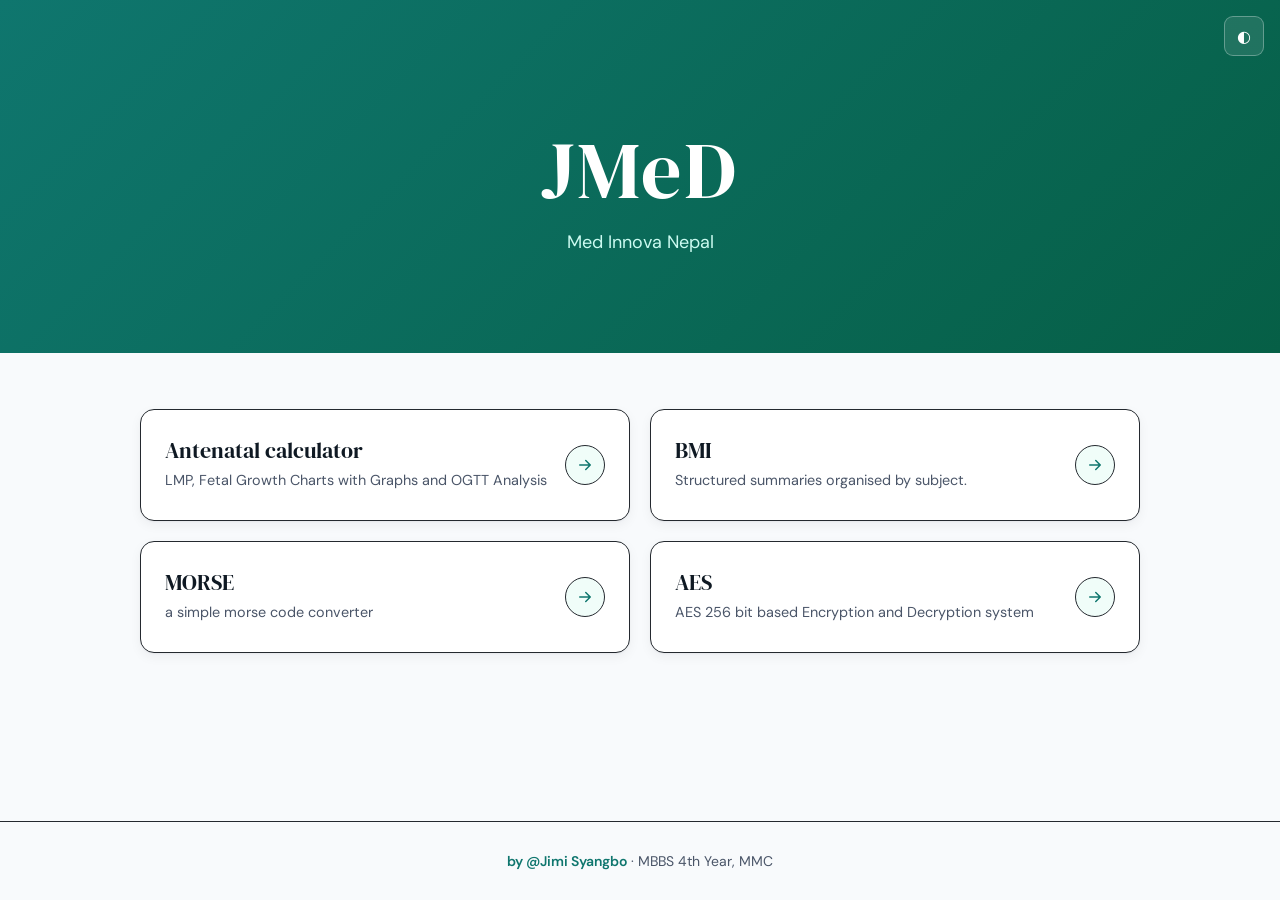
<file: index.html>
<!DOCTYPE html>
<html lang="en">
<head>
<meta charset="utf-8">
<meta name="viewport" content="width=device-width, initial-scale=1, viewport-fit=cover">
<title>MEDINNOVA</title>

<!-- PWA -->
<link rel="manifest" href="manifest.json">
<meta name="mobile-web-app-capable" content="yes">
<meta name="apple-mobile-web-app-capable" content="yes">
<meta name="apple-mobile-web-app-status-bar-style" content="black-translucent">
<meta name="apple-mobile-web-app-title" content="Antenatal Calc">
<meta name="application-name" content="Antenatal Calc">
<meta name="theme-color" content="#0f766e">
<link rel="apple-touch-icon" href="icon-192.png">

<link href="https://fonts.googleapis.com/css2?family=DM+Sans:wght@400;500;600&family=DM+Serif+Display:ital@0;1&display=swap" rel="stylesheet">
<style>
:root{
  --teal:#0F766E;--teal-b:#14B8A6;--green:#065F46;--mint:#CCFBF1;
  --t1:#0F1923;--t2:#1E2D3D;--t3:#4A5568;--t4:#718096;
  --border:#24292f;--bg:#F8FAFC;--card:#FFFFFF;--result:#F0FDF9;
  --shadow:0 1px 2px rgba(15,25,35,.04),0 4px 12px rgba(15,25,35,.05);
  --shadow-h:0 2px 4px rgba(15,25,35,.05),0 12px 28px rgba(15,118,110,.12);
  --serif:'DM Serif Display',Georgia,'Times New Roman',serif;
  --sans:'DM Sans',system-ui,-apple-system,'Segoe UI',sans-serif;
  box-sizing:border-box;
  padding-top:env(safe-area-inset-top,0px);
  padding-bottom:env(safe-area-inset-bottom,0px);
}
@media (prefers-color-scheme:dark){
  :root:not([data-theme="light"]){
    --teal:#14B8A6;--teal-b:#2DD4BF;--mint:#0A2232;
    --t1:#E2E8F0;--t2:#CBD5E1;--t3:#CBD5E1;--t4:#64748B;
    --border:#1E3A4A;--bg:#020C14;--card:#0C1E2E;--result:#0A2232;
    --shadow:0 1px 2px rgba(0,0,0,.3),0 4px 12px rgba(154, 145, 145, 0.25);
    --shadow-h:0 2px 4px rgba(0,0,0,.3),0 12px 28px rgba(20,184,166,.15);
  }
}
:root[data-theme="dark"]{
  --teal:#14B8A6;--teal-b:#2DD4BF;--mint:#0A2232;
  --t1:#E2E8F0;--t2:#CBD5E1;--t3:#CBD5E1;--t4:#64748B;
  --border:#1E3A4A;--bg:#020C14;--card:#0C1E2E;--result:#0A2232;
  --shadow:0 1px 2px rgba(0,0,0,.3),0 4px 12px rgba(0,0,0,.25);
  --shadow-h:0 2px 4px rgba(0,0,0,.3),0 12px 28px rgba(20,184,166,.15);
}
*,*::before,*::after{box-sizing:border-box}
html{height:100%;scroll-padding-top:env(safe-area-inset-top,0px)}
body{margin:0;min-height:100%;background:var(--bg);color:var(--t1);font-family:var(--sans);font-size:16px;line-height:1.6;display:flex;flex-direction:column;transition:background .3s,color .3s}
.theme{position:absolute;top:calc(16px + env(safe-area-inset-top,0px));right:16px;width:40px;height:40px;border-radius:9px;border:1px solid rgba(255,255,255,.3);background:rgba(255,255,255,.1);color:#fff;cursor:pointer;font-size:16px;transition:background .2s}
.theme:hover{background:rgba(255,255,255,.2)}
.theme:focus-visible,.card:focus-visible,footer a:focus-visible{outline:3px solid var(--teal-b);outline-offset:3px}
.hero{position:relative;background:linear-gradient(135deg,#0F766E,#065F46);color:#fff;text-align:center;padding:clamp(72px,14vw,128px) 20px clamp(64px,10vw,96px)}
.hero h1{margin:0;font-family:var(--serif);font-weight:400;font-size:clamp(2.5rem,9vw,5rem);letter-spacing:.04em;line-height:1.05}
.hero p{margin:16px auto 0;max-width:34ch;color:#CCFBF1;font-size:clamp(.95rem,2.4vw,1.125rem)}
main{flex:1;width:100%;max-width:1040px;margin:0 auto;padding:clamp(32px,6vw,56px) 20px}
.grid{display:grid;gap:16px;grid-template-columns:1fr}
@media(min-width:640px){.grid{grid-template-columns:repeat(2,1fr);gap:20px}}
.card{display:flex;align-items:center;justify-content:space-between;gap:16px;min-height:112px;padding:24px;background:var(--card);border:1px solid var(--border);border-radius:14px;box-shadow:var(--shadow);color:inherit;text-decoration:none;transition:transform .25s,box-shadow .25s,border-color .25s}
.card:hover{transform:translateY(-2px);box-shadow:var(--shadow-h);border-color:var(--teal)}
.card h2{margin:0;font-family:var(--serif);font-weight:400;font-size:1.375rem;line-height:1.2;color:var(--t1)}
.card p{margin:6px 0 0;font-size:.9rem;color:var(--t3)}
.arrow{flex:none;display:grid;place-items:center;width:40px;height:40px;border-radius:50%;background:var(--result);color:var(--teal);border:1px solid var(--border);transition:background .25s,color .25s,transform .25s}
.card:hover .arrow{background:var(--teal);color:#fff;transform:translateX(3px)}
.arrow svg{width:18px;height:18px}
footer{padding:28px 20px calc(28px + env(safe-area-inset-bottom,0px));text-align:center;border-top:1px solid var(--border);font-size:.875rem;color:var(--t4)}
footer a{color:var(--t3)!important;transition:color .2s}
footer a:hover{color:var(--teal)!important}
footer strong{color:var(--teal);font-weight:600}
@media(prefers-reduced-motion:reduce){*{transition:none!important}}
</style>
</head>
<body>
<header class="hero">
  <button class="theme" id="theme" aria-label="Toggle light and dark theme">◐</button>
  <h1>JMeD</h1>
  <p>Med Innova Nepal</p>
</header>

<main>
  <div class="grid">
    <a class="card" href="APP/anc.html">
      <div><h2>Antenatal calculator</h2><p> LMP, Fetal Growth Charts with Graphs and OGTT Analysis</p></div>
      <span class="arrow" aria-hidden="true"><svg viewBox="0 0 24 24" fill="none" stroke="currentColor" stroke-width="2" stroke-linecap="round" stroke-linejoin="round"><path d="M5 12h14M13 6l6 6-6 6"/></svg></span>
    </a>
    <a class="card" href="APP/bmi.html">
      <div><h2>BMI</h2><p>Structured summaries organised by subject.</p></div>
      <span class="arrow" aria-hidden="true"><svg viewBox="0 0 24 24" fill="none" stroke="currentColor" stroke-width="2" stroke-linecap="round" stroke-linejoin="round"><path d="M5 12h14M13 6l6 6-6 6"/></svg></span>
    </a>
    <a class="card" href="APP/morse.html">
      <div><h2>MORSE</h2><p>a simple morse code converter</p></div>
      <span class="arrow" aria-hidden="true"><svg viewBox="0 0 24 24" fill="none" stroke="currentColor" stroke-width="2" stroke-linecap="round" stroke-linejoin="round"><path d="M5 12h14M13 6l6 6-6 6"/></svg></span>
    </a>
    <a class="card" href="APP/aes.html">
      <div><h2>AES</h2><p> AES 256 bit based Encryption and Decryption system</p></div>
      <span class="arrow" aria-hidden="true"><svg viewBox="0 0 24 24" fill="none" stroke="currentColor" stroke-width="2" stroke-linecap="round" stroke-linejoin="round"><path d="M5 12h14M13 6l6 6-6 6"/></svg></span>
    </a>
  </div>
</main>

<footer>
  <a href="https://www.jimisyangbo.com.np/" target="_blank" rel="noopener" style="text-decoration: none;"><strong>by @Jimi Syangbo</strong> · MBBS 4th Year, MMC</a>
</footer>

<script>
(function(){
  var r=document.documentElement,b=document.getElementById('theme');
  function dark(){var t=r.getAttribute('data-theme');return t?t==='dark':matchMedia('(prefers-color-scheme: dark)').matches}
  b.addEventListener('click',function(){r.setAttribute('data-theme',dark()?'light':'dark')});
})();
</script>



</body>
</html>
</file>
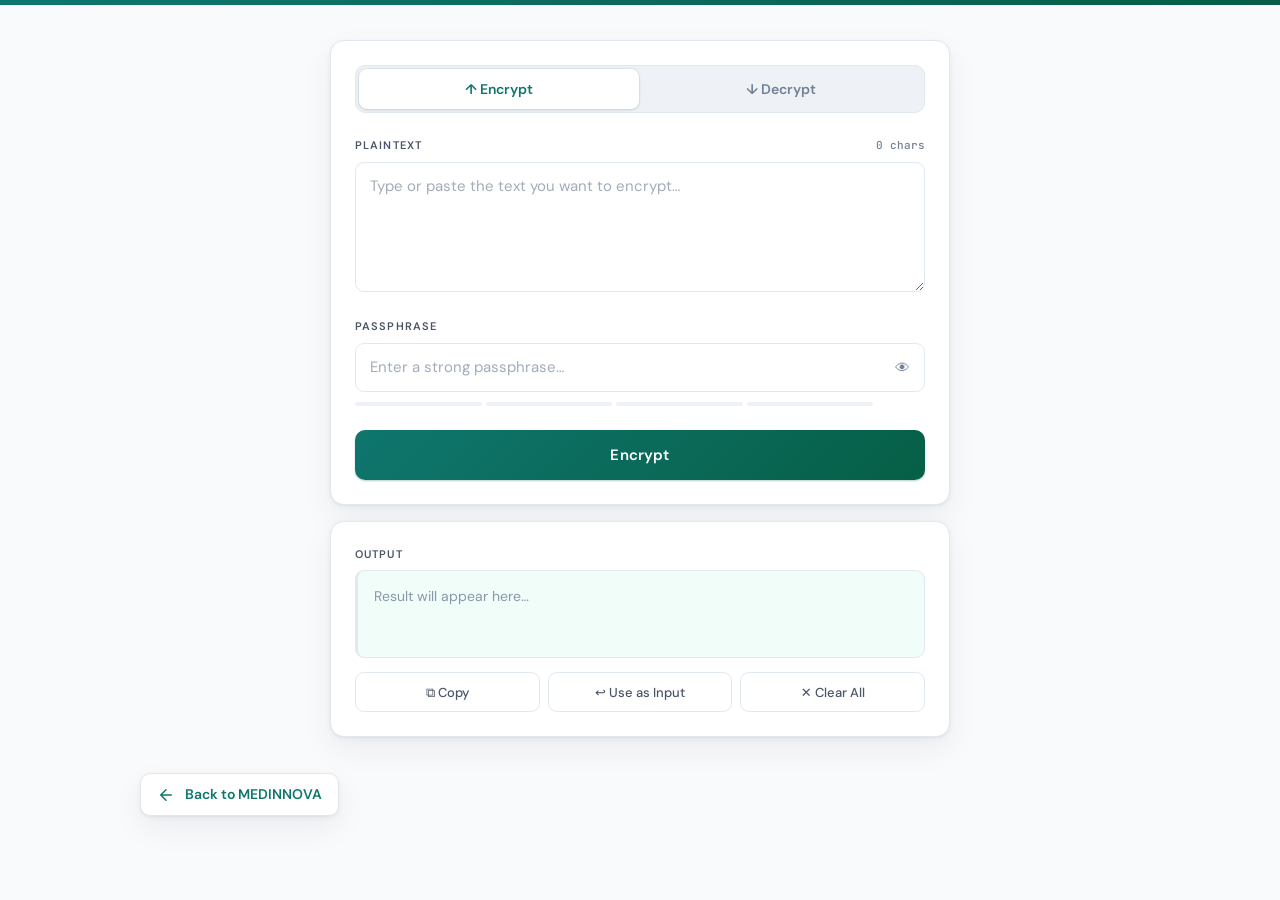
<file: APP/aes.html>
<!DOCTYPE html>
<html lang="en">
<head>
<meta charset="UTF-8" />
<meta name="viewport" content="width=device-width, initial-scale=1.0" />
<title>HOST Control</title>
<link rel="stylesheet" href="back.css">
<style>
  @import url('https://fonts.googleapis.com/css2?family=DM+Sans:wght@400;500;600;700&family=DM+Serif+Display:ital@0;1&family=JetBrains+Mono:wght@500;600&display=swap');

  :root {
    --teal: #0F766E; --teal-b: #14B8A6; --green: #065F46; --mint: #CCFBF1;
    --t1: #0F1923; --t2: #1E2D3D; --t3: #4A5568; --t4: #718096;
    --border: #E2E8F0; --bg: #F8FAFC; --card: #FFFFFF; --result: #F0FDF9; --track: #EEF2F6; --field: #FFFFFF;
    --gold: #D97706; --err: #EF4444; --err-ink: #B91C1C;
    --ring: rgba(20, 184, 166, 0.28);
    --toast-bg: #0F1923; --toast-ink: #fff;
    --shadow: 0 1px 2px rgba(15,25,35,.04), 0 2px 6px rgba(15,25,35,.04), 0 12px 32px rgba(15,25,35,.06);
    --serif: 'DM Serif Display', Georgia, 'Times New Roman', serif;
    --sans: 'DM Sans', system-ui, -apple-system, 'Segoe UI', sans-serif;
    --mono: 'JetBrains Mono', ui-monospace, Menlo, Consolas, monospace;
    box-sizing: border-box;
    padding-top: env(safe-area-inset-top, 0px);
    padding-bottom: env(safe-area-inset-bottom, 0px);
  }
  @media (prefers-color-scheme: dark) {
    :root {
      --teal: #14B8A6; --teal-b: #2DD4BF;
      --t1: #E2E8F0; --t2: #CBD5E1; --t3: #CBD5E1; --t4: #64748B;
      --border: #1E3A4A; --bg: #020C14; --card: #0C1E2E; --result: #0A2232; --track: #071722; --field: #071722;
      --gold: #FBBF24; --err: #F87171; --err-ink: #F87171;
      --ring: rgba(45, 212, 191, 0.3);
      --toast-bg: #0C1E2E; --toast-ink: #E2E8F0;
      --shadow: 0 1px 2px rgba(0,0,0,.4), 0 12px 32px rgba(0,0,0,.35);
    }
  }

  * { box-sizing: border-box; margin: 0; padding: 0; -webkit-tap-highlight-color: transparent; }

  html {
    min-height: 100%;
    scroll-padding-top: env(safe-area-inset-top, 0px);
    background: var(--bg) linear-gradient(90deg, #0F766E, #065F46) top / 100% 5px no-repeat;
  }

  body {
    font-family: var(--sans);
    font-size: 15px;
    line-height: 1.5;
    background: transparent;
    color: var(--t1);
    min-height: 100vh;
    display: flex;
    flex-direction: column;
    align-items: center;
    padding: 40px 16px 64px;
    -webkit-font-smoothing: antialiased;
    transition: color .3s;
  }

  .wrapper {
    width: 100%;
    max-width: 620px;
  }

  /* Header (kept for the commented-out markup) */
  header { margin-bottom: 28px; }
  .header-top { display: flex; align-items: center; gap: 10px; margin-bottom: 4px; }
  .lock-icon { font-size: 22px; line-height: 1; }
  h1 { font-family: var(--serif); font-weight: 400; font-size: 28px; color: var(--t1); }
  .subtitle { font-size: 13px; color: var(--t4); margin-bottom: 8px; }
  .badge {
    display: inline-block; font: 500 11px var(--mono); color: var(--teal);
    background: var(--result); border: 1px solid var(--border); border-radius: 999px; padding: 3px 10px;
  }

  /* Card */
  .card {
    background: var(--card);
    border: 1px solid var(--border);
    border-radius: 14px;
    padding: 24px;
    margin-bottom: 16px;
    box-shadow: var(--shadow);
    transition: background .3s, border-color .3s;
  }

  /* Tabs: segmented control */
  .tabs {
    display: flex;
    background: var(--track);
    border: 1px solid var(--border);
    border-radius: 10px;
    padding: 3px;
    gap: 2px;
    margin-bottom: 24px;
  }

  .tab {
    flex: 1;
    padding: 9px 16px;
    min-height: 40px;
    border: none;
    border-radius: 8px;
    background: transparent;
    color: var(--t4);
    font-family: var(--sans);
    font-size: 14px;
    font-weight: 600;
    cursor: pointer;
    transition: color .2s, background .2s, box-shadow .2s;
  }

  .tab:hover { color: var(--t1); }

  .tab.active {
    background: var(--card);
    color: var(--teal);
    box-shadow: 0 1px 3px rgba(15,25,35,.14), 0 0 0 1px var(--border);
  }

  /* Labels */
  .field-label {
    font-size: 11px;
    font-weight: 600;
    color: var(--t3);
    text-transform: uppercase;
    letter-spacing: .1em;
    margin-bottom: 8px;
    display: flex;
    justify-content: space-between;
    align-items: center;
  }

  .char-count {
    font-family: var(--mono);
    font-weight: 500;
    color: var(--t4);
    font-size: 11px;
    text-transform: none;
    letter-spacing: 0;
  }

  .field-group { margin-bottom: 20px; }

  /* Inputs */
  textarea, input[type="password"], input[type="text"] {
    width: 100%;
    padding: 12px 14px;
    background: var(--field);
    border: 1.5px solid var(--border);
    border-radius: 9px;
    color: var(--t1);
    font-family: var(--sans);
    font-size: 15px;
    line-height: 1.55;
    resize: vertical;
    transition: border-color .2s, box-shadow .2s;
    outline: none;
  }

  textarea:hover, input:hover { border-color: var(--t4); }

  textarea:focus, input:focus {
    border-color: var(--teal);
    box-shadow: 0 0 0 4px var(--ring);
  }

  textarea::placeholder, input::placeholder { color: var(--t4); opacity: .65; }
  textarea { min-height: 130px; }

  /* Password wrap */
  .pass-wrap { position: relative; }
  .pass-wrap input { padding-right: 46px; }

  .eye-btn {
    position: absolute;
    right: 6px;
    top: 50%;
    transform: translateY(-50%);
    width: 34px;
    height: 34px;
    display: grid;
    place-items: center;
    background: none;
    border: none;
    border-radius: 8px;
    color: var(--t4);
    cursor: pointer;
    font-size: 15px;
    line-height: 1;
    transition: color .2s, background .2s;
  }

  .eye-btn:hover { color: var(--teal); background: var(--result); }

  /* Strength meter */
  .strength-row {
    display: flex;
    gap: 4px;
    margin-top: 10px;
    align-items: center;
  }

  .strength-bar {
    flex: 1;
    height: 4px;
    background: var(--track);
    border-radius: 2px;
    transition: background .25s;
  }

  .strength-bar.active-weak { background: var(--err); }
  .strength-bar.active-fair { background: var(--gold); }
  .strength-bar.active-good { background: var(--teal); }

  .strength-label {
    font: 600 11px var(--sans);
    color: var(--t4);
    min-width: 48px;
    text-align: right;
    text-transform: uppercase;
    letter-spacing: .06em;
  }

  /* Action button */
  .action-btn {
    width: 100%;
    min-height: 50px;
    padding: 12px;
    border: none;
    border-radius: 10px;
    font-family: var(--sans);
    font-size: 15px;
    font-weight: 600;
    letter-spacing: .01em;
    cursor: pointer;
    margin-top: 4px;
    box-shadow: 0 1px 2px rgba(6,95,70,.3);
    transition: transform .2s, box-shadow .25s, filter .2s;
  }

  .action-btn:active { transform: translateY(0); }
  .action-btn:disabled { opacity: .55; cursor: not-allowed; transform: none; box-shadow: none; }

  .encrypt-btn, .decrypt-btn { background: linear-gradient(135deg, #0F766E, #065F46); color: #fff; }
  .encrypt-btn:hover:not(:disabled),
  .decrypt-btn:hover:not(:disabled) {
    box-shadow: 0 8px 20px rgba(15,118,110,.3);
    filter: brightness(1.06);
    transform: translateY(-1px);
  }

  /* Spinner */
  .btn-inner { display: flex; align-items: center; justify-content: center; gap: 8px; }

  .spinner {
    width: 15px;
    height: 15px;
    border: 2px solid rgba(255,255,255,0.35);
    border-top-color: #fff;
    border-radius: 50%;
    animation: spin 0.7s linear infinite;
    display: none;
  }

  .loading .spinner { display: block; }
  .loading .btn-text::after { content: 'ing...'; }

  /* Output area */
  .output-area {
    background: var(--result);
    border: 1px solid var(--border);
    border-left: 3px solid var(--border);
    border-radius: 9px;
    padding: 14px 16px;
    font-family: var(--mono);
    font-size: 13px;
    line-height: 1.7;
    min-height: 88px;
    word-break: break-all;
    color: var(--t1);
    transition: border-color .2s;
  }

  .output-area.success { border-color: var(--teal); }
  .output-area.error   { border-color: var(--err); color: var(--err-ink); }
  .output-area .placeholder { font-family: var(--sans); font-size: 14px; color: var(--t4); opacity: .8; }

  .out-status {
    font-family: var(--mono);
    font-size: 11px;
    font-weight: 500;
    color: var(--t4);
    text-transform: none;
    letter-spacing: 0;
  }

  /* Output actions */
  .output-actions {
    display: flex;
    flex-wrap: wrap;
    gap: 8px;
    margin-top: 14px;
  }

  .small-btn {
    flex: 1 1 120px;
    min-height: 40px;
    padding: 8px 12px;
    background: var(--card);
    border: 1px solid var(--border);
    border-radius: 9px;
    color: var(--t3);
    font-family: var(--sans);
    font-size: 13px;
    font-weight: 500;
    cursor: pointer;
    transition: border-color .2s, color .2s, background .2s;
  }

  .small-btn:hover {
    border-color: var(--teal);
    color: var(--teal);
    background: var(--result);
  }

  /* Info strip (kept for the commented-out markup) */
  .info-strip {
    font-size: 12px; color: var(--t4); margin-top: 4px; display: flex; flex-wrap: wrap; gap: 6px 14px;
    padding: 12px 16px; background: var(--card); border: 1px solid var(--border); border-radius: 14px;
  }
  .info-item { display: flex; align-items: center; gap: 6px; }
  .info-item .dot { width: 6px; height: 6px; background: var(--teal); border-radius: 50%; flex-shrink: 0; }

  /* Focus visibility */
  .tab:focus-visible, .action-btn:focus-visible, .small-btn:focus-visible, .eye-btn:focus-visible {
    outline: 3px solid var(--ring);
    outline-offset: 2px;
  }

  /* Toast */
  .toast {
    position: fixed;
    bottom: calc(24px + env(safe-area-inset-bottom, 0px));
    left: 50%;
    transform: translateX(-50%) translateY(60px);
    background: var(--toast-bg);
    color: var(--toast-ink);
    border: 1px solid transparent;
    padding: 10px 18px;
    border-radius: 10px;
    font-family: var(--sans);
    font-size: 13px;
    font-weight: 500;
    z-index: 100;
    opacity: 0;
    box-shadow: 0 8px 24px rgba(0,0,0,.2);
    transition: transform .25s ease, opacity .25s ease;
    white-space: nowrap;
    pointer-events: none;
  }

  .toast.show {
    transform: translateX(-50%) translateY(0);
    opacity: 1;
  }

  .toast.green { background: var(--teal); color: #fff; }
  .toast.red   { background: var(--err); color: #fff; }
  .toast.cyan  { background: var(--green); color: #fff; }

  @keyframes spin {
    to { transform: rotate(360deg); }
  }

  @keyframes rise {
    from { opacity: 0; transform: translateY(6px); }
    to   { opacity: 1; transform: none; }
  }

  #encrypt-panel, #decrypt-panel { display: none; }
  #encrypt-panel.active, #decrypt-panel.active { display: block; animation: rise .3s ease; }

  @media (max-width: 480px) {
    body { padding: 24px 12px 48px; }
    .card { padding: 20px 16px; }
  }

  @media (prefers-reduced-motion: reduce) {
    * { transition: none !important; animation: none !important; }
    .spinner { animation: spin 0.7s linear infinite !important; }
  }
</style>
</head>
<body>

<div class="wrapper">

  <!-- <header>
    <div class="header-top">
      <span class="lock-icon">🔐</span>
      <h1>AES-256 Vault</h1>
    </div>
    <div class="subtitle">Client-side encryption — nothing leaves your browser</div>
    <span class="badge">AES-GCM · PBKDF2 · 150,000 iterations</span>
  </header> -->

  <div class="card">
    <div class="tabs">
      <button class="tab active" onclick="setMode('encrypt')">↑ Encrypt</button>
      <button class="tab" onclick="setMode('decrypt')">↓ Decrypt</button>
    </div>

    <!-- ENCRYPT PANEL -->
    <div id="encrypt-panel" class="active">
      <div class="field-group">
        <div class="field-label">
          Plaintext
          <span class="char-count" id="enc-count">0 chars</span>
        </div>
        <textarea id="enc-text" placeholder="Type or paste the text you want to encrypt…" oninput="updateCount('enc-text','enc-count')"></textarea>
      </div>

      <div class="field-group">
        <div class="field-label">Passphrase</div>
        <div class="pass-wrap">
          <input type="password" id="enc-pass" placeholder="Enter a strong passphrase…" oninput="updateStrength(this.value)" />
          <button class="eye-btn" onclick="toggleVis('enc-pass',this)" title="Show/hide">👁</button>
        </div>
        <div class="strength-row">
          <div class="strength-bar" id="s1"></div>
          <div class="strength-bar" id="s2"></div>
          <div class="strength-bar" id="s3"></div>
          <div class="strength-bar" id="s4"></div>
          <div class="strength-label" id="s-label"></div>
        </div>
      </div>

      <button class="action-btn encrypt-btn" id="enc-btn" onclick="encrypt()">
        <div class="btn-inner"><div class="spinner"></div><span class="btn-text">Encrypt</span></div>
      </button>
    </div>

    <!-- DECRYPT PANEL -->
    <div id="decrypt-panel">
      <div class="field-group">
        <div class="field-label">
          Encrypted Payload
          <span class="char-count" id="dec-count">0 chars</span>
        </div>
        <textarea id="dec-text" placeholder="Paste encrypted base64 payload here…" oninput="updateCount('dec-text','dec-count')"></textarea>
      </div>

      <div class="field-group">
        <div class="field-label">Passphrase</div>
        <div class="pass-wrap">
          <input type="password" id="dec-pass" placeholder="Enter passphrase used to encrypt…" />
          <button class="eye-btn" onclick="toggleVis('dec-pass',this)" title="Show/hide">👁</button>
        </div>
      </div>

      <button class="action-btn decrypt-btn" id="dec-btn" onclick="decrypt()">
        <div class="btn-inner"><div class="spinner"></div><span class="btn-text">Decrypt</span></div>
      </button>
    </div>
  </div>

  <!-- OUTPUT -->
  <div class="card">
    <div class="field-label">
      Output
      <span class="out-status" id="out-status"></span>
    </div>
    <div class="output-area" id="output">
      <span class="placeholder">Result will appear here…</span>
    </div>
    <div class="output-actions">
      <button class="small-btn" onclick="copyOutput()">⧉ Copy</button>
      <button class="small-btn" onclick="sendToInput()">↩ Use as Input</button>
      <button class="small-btn" onclick="clearAll()">✕ Clear All</button>
    </div>
  </div>

  <!-- <div class="info-strip">
    <div class="info-item"><div class="dot"></div>All operations run locally</div>
    <div class="info-item"><div class="dot"></div>AES-256-GCM authenticated encryption</div>
    <div class="info-item"><div class="dot"></div>Random IV + salt per encryption</div>
    <div class="info-item"><div class="dot"></div>PBKDF2-SHA256 key derivation</div>
  </div> -->

</div>

<div class="toast" id="toast"></div>

<div class="back-wrapper">
  <div class="back-button" id="medinnova-back" role="button"
       tabindex="0" aria-label="Go back">
    <svg viewBox="0 0 24 24" aria-hidden="true">
      <path d="M19 12H5M12 19l-7-7 7-7"/>
    </svg>
    <span>Back to MEDINNOVA</span>
  </div>
</div>

<script src="back.js"></script>
<script>
let currentMode = 'encrypt';
let lastOutput = '';

function setMode(mode) {
  currentMode = mode;
  document.getElementById('encrypt-panel').classList.toggle('active', mode === 'encrypt');
  document.getElementById('decrypt-panel').classList.toggle('active', mode === 'decrypt');
  document.querySelectorAll('.tab').forEach((t, i) => {
    t.classList.toggle('active', (i === 0 && mode === 'encrypt') || (i === 1 && mode === 'decrypt'));
  });
  resetOutput();
}

function toast(msg, type = 'green') {
  const el = document.getElementById('toast');
  el.textContent = msg;
  el.className = `toast ${type} show`;
  clearTimeout(el._t);
  el._t = setTimeout(() => el.classList.remove('show'), 2200);
}

function resetOutput() {
  const out = document.getElementById('output');
  out.innerHTML = '<span class="placeholder">Result will appear here…</span>';
  out.className = 'output-area';
  document.getElementById('out-status').textContent = '';
  lastOutput = '';
}

function updateCount(textareaId, countId) {
  const val = document.getElementById(textareaId).value;
  document.getElementById(countId).textContent = `${val.length} chars`;
}

function toggleVis(inputId, btn) {
  const inp = document.getElementById(inputId);
  inp.type = inp.type === 'password' ? 'text' : 'password';
  btn.textContent = inp.type === 'password' ? '👁' : '🙈';
}

function updateStrength(pass) {
  let score = 0;
  if (pass.length >= 10) score++;
  if (pass.length >= 16) score++;
  if (/[A-Z]/.test(pass) && /[a-z]/.test(pass)) score++;
  if (/\d/.test(pass)) score++;
  if (/[^A-Za-z0-9]/.test(pass)) score++;
  score = Math.min(score, 4);

  const labels = ['', 'Weak', 'Fair', 'Good', 'Strong'];
  const cls    = ['', 'active-weak', 'active-fair', 'active-good', 'active-good'];
  for (let i = 1; i <= 4; i++) {
    document.getElementById('s' + i).className = 'strength-bar' + (i <= score ? ' ' + cls[score] : '');
  }
  document.getElementById('s-label').textContent = pass.length ? labels[score] : '';
}

async function getKey(password, salt) {
  const enc = new TextEncoder();
  const keyMaterial = await crypto.subtle.importKey(
    'raw', enc.encode(password), 'PBKDF2', false, ['deriveKey']
  );
  return crypto.subtle.deriveKey(
    { name: 'PBKDF2', salt, iterations: 150000, hash: 'SHA-256' },
    keyMaterial,
    { name: 'AES-GCM', length: 256 },
    false,
    ['encrypt', 'decrypt']
  );
}

function setLoading(btnId, on) {
  const btn = document.getElementById(btnId);
  btn.disabled = on;
  btn.classList.toggle('loading', on);
}

async function encrypt() {
  const text = document.getElementById('enc-text').value.trim();
  const pass = document.getElementById('enc-pass').value;
  if (!text) { toast('Enter text to encrypt', 'red'); return; }
  if (!pass) { toast('Enter a passphrase', 'red'); return; }

  setLoading('enc-btn', true);
  try {
    const enc = new TextEncoder();
    const iv   = crypto.getRandomValues(new Uint8Array(12));
    const salt = crypto.getRandomValues(new Uint8Array(16));
    const key  = await getKey(pass, salt);
    const encrypted = await crypto.subtle.encrypt({ name: 'AES-GCM', iv }, key, enc.encode(text));
    const payload = { v: 1, iv: Array.from(iv), salt: Array.from(salt), data: Array.from(new Uint8Array(encrypted)) };
    lastOutput = btoa(JSON.stringify(payload));

    const out = document.getElementById('output');
    out.textContent = lastOutput;
    out.className = 'output-area success';
    document.getElementById('out-status').textContent = `${lastOutput.length} chars`;
    toast('Encrypted ✓', 'green');
  } catch (e) {
    const out = document.getElementById('output');
    out.textContent = 'Encryption failed: ' + e.message;
    out.className = 'output-area error';
    toast('Encryption failed', 'red');
  }
  setLoading('enc-btn', false);
}

async function decrypt() {
  const input = document.getElementById('dec-text').value.trim();
  const pass  = document.getElementById('dec-pass').value;
  if (!input) { toast('Paste encrypted payload', 'red'); return; }
  if (!pass)  { toast('Enter the passphrase', 'red'); return; }

  setLoading('dec-btn', true);
  try {
    const payload = JSON.parse(atob(input));
    const iv   = new Uint8Array(payload.iv);
    const salt = new Uint8Array(payload.salt);
    const data = new Uint8Array(payload.data);
    const key  = await getKey(pass, salt);
    const decrypted = await crypto.subtle.decrypt({ name: 'AES-GCM', iv }, key, data);
    lastOutput = new TextDecoder().decode(decrypted);

    const out = document.getElementById('output');
    out.textContent = lastOutput;
    out.className = 'output-area success';
    document.getElementById('out-status').textContent = `${lastOutput.length} chars`;
    toast('Decrypted ✓', 'cyan');
  } catch (e) {
    const out = document.getElementById('output');
    out.textContent = 'Decryption failed — wrong passphrase or corrupted data.';
    out.className = 'output-area error';
    toast('Decryption failed', 'red');
  }
  setLoading('dec-btn', false);
}

function copyOutput() {
  if (!lastOutput) { toast('Nothing to copy', 'red'); return; }
  navigator.clipboard.writeText(lastOutput).then(() => toast('Copied ✓', 'green'));
}

function sendToInput() {
  if (!lastOutput) { toast('No output to use', 'red'); return; }
  if (currentMode === 'encrypt') {
    setMode('decrypt');
    document.getElementById('dec-text').value = lastOutput;
    updateCount('dec-text', 'dec-count');
  } else {
    setMode('encrypt');
    document.getElementById('enc-text').value = lastOutput;
    updateCount('enc-text', 'enc-count');
  }
  toast('Moved to input ↩', 'cyan');
}

function clearAll() {
  ['enc-text', 'dec-text', 'enc-pass', 'dec-pass'].forEach(id => {
    const el = document.getElementById(id);
    if (el) el.value = '';
  });
  updateCount('enc-text', 'enc-count');
  updateCount('dec-text', 'dec-count');
  updateStrength('');
  resetOutput();
  toast('Cleared', 'green');
}
</script>
</body>
</html>
</file>
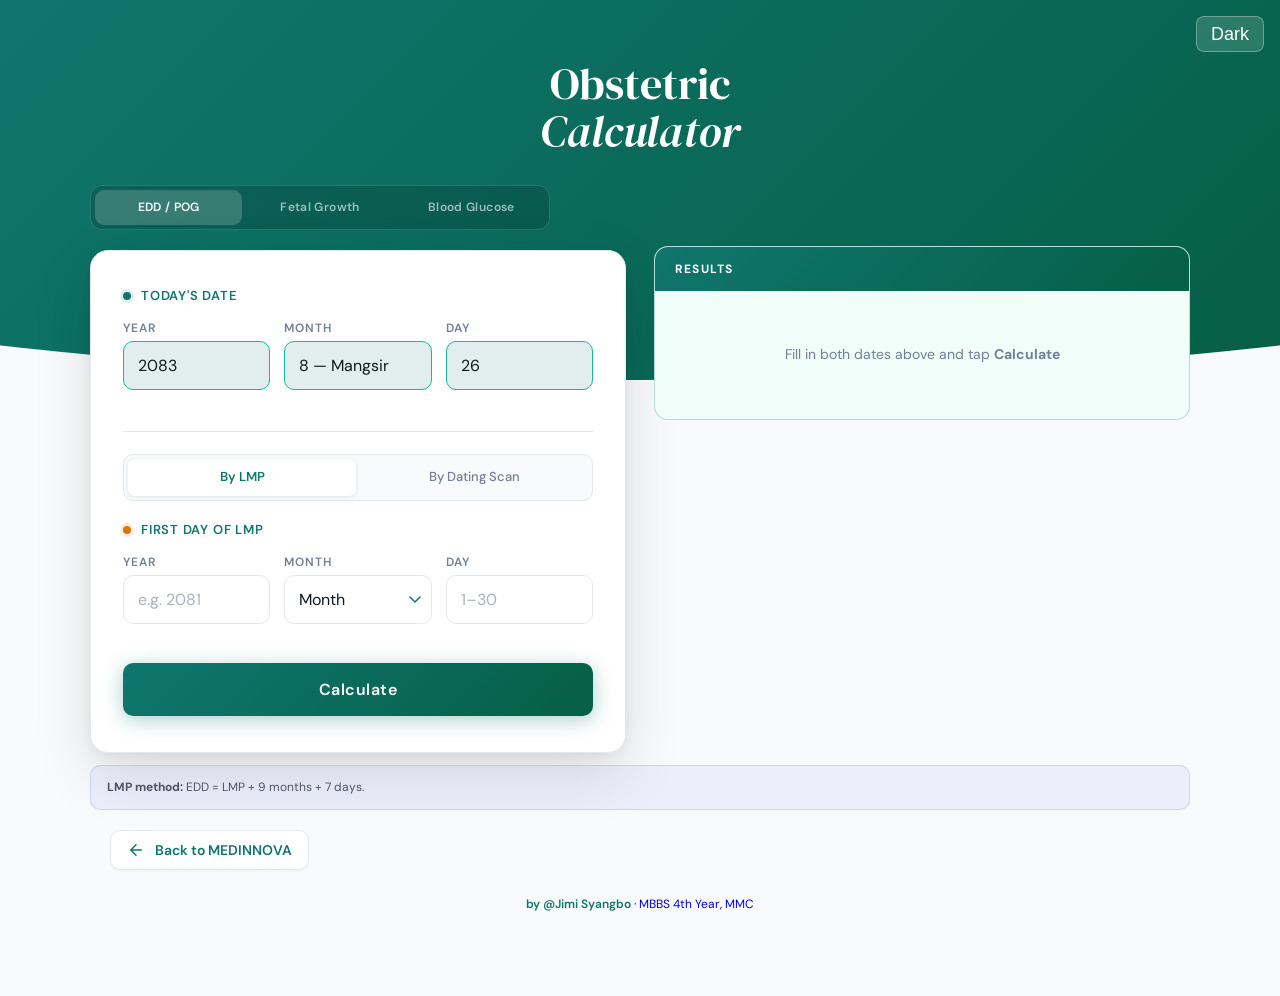
<file: APP/anc.html>
<!DOCTYPE html>
<html lang="en">
<head>
<meta charset="UTF-8"/>
<meta name="viewport" content="width=device-width, initial-scale=1.0"/>
<title>Antenatal Calculator</title>



<!-- Fonts -->
<link rel="preconnect" href="https://fonts.googleapis.com">
<link rel="preconnect" href="https://fonts.gstatic.com" crossorigin>
<link href="https://fonts.googleapis.com/css2?family=DM+Serif+Display:ital@0;1&family=DM+Sans:wght@300;400;500;600&family=JetBrains+Mono:wght@400;500&display=swap" rel="stylesheet">

<!-- Styles -->
 <link rel="stylesheet" href="back.css">
<STyle>
  /* ── Variables ── */
:root {
  --teal:       #0f766e;
  --teal-light: #14b8a6;
  --teal-pale:  #ccfbf1;
  --teal-dim:   rgba(15,118,110,0.12);
  --ink:        #0f1923;
  --ink2:       #1e2d3d;
  --slate:      #4a5568;
  --muted:      #718096;
  --border:     #e2e8f0;
  --bg:         #f8fafc;
  --card:       #ffffff;
  --result-bg:  #f0fdf9;
  --red:        #ef4444;
  --gold:       #d97706;
  --ease:       cubic-bezier(.4,0,.2,1);
  --spring:     cubic-bezier(.34,1.56,.64,1);
  --radius:     14px;
}

[data-theme="dark"] {
  --teal:       #14b8a6;
  --teal-light: #2dd4bf;
  --teal-pale:  rgba(20,184,166,0.15);
  --teal-dim:   rgba(20,184,166,0.1);
  --ink:        #e2e8f0;
  --ink2:       #cbd5e1;
  --slate:      #94a3b8;
  --muted:      #64748b;
  --border:     #1e3a4a;
  --bg:         #020c14;
  --card:       #0c1e2e;
  --result-bg:  #0a2232;
  --red:        #f87171;
  --gold:       #fbbf24;
}

/* ── Reset ── */
*,*::before,*::after { margin:0; padding:0; box-sizing:border-box; }
html { scroll-behavior:smooth; }

body {
  font-family: 'DM Sans', sans-serif;
  background: var(--bg);
  color: var(--ink);
  min-height: 100vh;
  padding: 0;
  transition: background .4s, color .4s;
  -webkit-font-smoothing: antialiased;
  overflow-x: hidden;
}

/* ── Background decoration ── */
body::before {
  content:'';
  position:fixed; top:0; left:0; right:0; height:320px;
  background: linear-gradient(135deg, var(--teal) 0%, #065f46 100%);
  z-index:0;
  clip-path: ellipse(120% 100% at 50% 0%);
}

/* ── Layout wrapper ── */
.page {
  position:relative; z-index:1;
  min-height:100vh;
  padding: 0 16px 60px;
  display:flex; flex-direction:column; align-items:center;
}

/* ── Header ── */
header {
  width:100%; max-width:460px;
  padding: 52px 0 32px;
  display:flex; flex-direction:column; align-items:center; gap:6px;
}
.header-badge {
  display:inline-flex; align-items:center; gap:7px;
  background: rgba(255,255,255,0.18);
  border: 1px solid rgba(255,255,255,0.3);
  padding: 5px 14px; border-radius:100px;
  font-size:11px; font-weight:600; letter-spacing:.1em; text-transform:uppercase;
  color: rgba(255,255,255,0.9);
  margin-bottom:8px;
  animation: fadeDown .6s var(--ease) both;
}
.header-badge::before { content:''; }

header h1 {
  font-family: 'DM Serif Display', serif;
  font-size: clamp(26px, 6vw, 36px);
  font-weight: 400; line-height:1.1;
  color: #fff;
  text-align:center;
  animation: fadeDown .7s var(--ease) .08s both;
}
header h1 em { font-style:italic; }
header p {
  font-size:13px; color:rgba(255,255,255,0.72);
  text-align:center; line-height:1.6;
  max-width:320px;
  animation: fadeDown .7s var(--ease) .16s both;
}

/* ── Dark toggle ── */
.theme-btn {
  position:fixed; top:16px; right:16px; z-index:100;
  height:36px; padding: 0 14px; border-radius:8px;
  background: rgba(255,255,255,0.15);
  border: 1px solid rgba(255,255,255,0.3);
  backdrop-filter:blur(8px);
  cursor:pointer; font-size:18px;
  display:flex; align-items:center; justify-content:center;
  transition: background .3s, transform .3s var(--spring);
  color: #fff;
}
.theme-btn:hover { background:rgba(255,255,255,0.25); transform:scale(1.08); }
[data-theme="dark"] .theme-btn { background:rgba(15,118,110,0.3); border-color:var(--teal); }

/* ── Card ── */
.card {
  width:100%; max-width:460px;
  background: var(--card);
  border-radius: var(--radius);
  box-shadow: 0 20px 60px rgba(0,0,0,0.12), 0 4px 16px rgba(0,0,0,0.06);
  padding: 28px 24px;
  margin-top:4px;
  animation: slideUp .7s var(--ease) .2s both;
  border: 1px solid var(--border);
  transition: background .4s, border-color .4s;
}

/* ── Section headings inside card ── */
.section-head {
  display:flex; align-items:center; gap:10px;
  margin-bottom:16px;
}
.section-head .dot {
  width:8px; height:8px; border-radius:50%;
  background: var(--teal); flex-shrink:0;
  box-shadow: 0 0 0 3px var(--teal-dim);
}
.section-head h3 {
  font-size:13px; font-weight:600;
  letter-spacing:.06em; text-transform:uppercase;
  color: var(--teal);
}
.section-sep { height:1px; background:var(--border); margin:22px 0; transition:background .4s; }

/* ── Today's date auto indicator ── */
.auto-tag {
  font-family:'JetBrains Mono',monospace;
  font-size:10px; letter-spacing:.06em;
  padding:3px 9px; border-radius:4px;
  background:var(--teal-dim); color:var(--teal);
  font-weight:500; margin-left:auto;
  border:1px solid rgba(15,118,110,0.2);
}

/* ── Date grid ── */
.date-grid {
  display:grid; grid-template-columns:repeat(3,1fr); gap:10px;
}
.field { display:flex; flex-direction:column; gap:5px; }
.field label {
  font-size:11px; font-weight:600; letter-spacing:.08em; text-transform:uppercase;
  color:var(--muted);
}
.field select {
  width:100%; padding:11px 10px;
  border-radius:9px; border:1.5px solid var(--border);
  font-size:15px; font-family:'DM Sans',sans-serif;
  background:var(--card); color:var(--ink);
  appearance:none; -webkit-appearance:none;
  background-image: url("data:image/svg+xml,%3Csvg xmlns='http://www.w3.org/2000/svg' width='12' height='8' viewBox='0 0 12 8'%3E%3Cpath d='M1 1l5 5 5-5' stroke='%230f766e' stroke-width='1.5' fill='none' stroke-linecap='round'/%3E%3C/svg%3E");
  background-repeat:no-repeat; background-position:right 10px center;
  cursor:pointer;
  transition: border-color .25s, box-shadow .25s, background .4s, color .4s;
}
.field select:focus {
  outline:none;
  border-color: var(--teal);
  box-shadow: 0 0 0 3px var(--teal-dim);
}
.field select.filled { border-color: var(--teal-light); background:var(--teal-dim); }
/* ── Method tabs ── */
.method-tabs {
  display: flex;
  background: var(--bg);
  border-radius: 10px;
  padding: 4px;
  gap: 4px;
  margin-bottom: 20px;
  border: 1px solid var(--border);
}
.method-tab {
  flex: 1; padding: 10px 8px;
  background: none; border: none; cursor: pointer;
  border-radius: 7px;
  font-family: 'DM Sans', sans-serif;
  font-size: 13px; font-weight: 500;
  color: var(--muted);
  transition: background .25s, color .25s, box-shadow .25s;
  line-height: 1.3; text-align: center;
}
.method-tab.active {
  background: var(--card);
  color: var(--teal);
  box-shadow: 0 1px 4px rgba(0,0,0,0.1);
  font-weight: 600;
}
.method-panel { display: none; }
.method-panel.active { display: block; }

/* ── CRL / GA input row ── */
.scan-note {
  font-size: 12px; color: var(--muted);
  background: var(--bg);
  border: 1px solid var(--border);
  border-radius: 8px;
  padding: 10px 14px;
  margin-bottom: 16px;
  line-height: 1.6;
}
.scan-note strong { color: var(--teal); }
.ga-grid {
  display: grid;
  grid-template-columns: 1fr 1fr;
  gap: 10px;
  margin-bottom: 4px;
}


.field input[type="number"] {
  width:100%; padding:11px 10px;
  border-radius:9px; border:1.5px solid var(--border);
  font-size:15px; font-family:'DM Sans',sans-serif;
  background:var(--card); color:var(--ink);
  transition: border-color .25s, box-shadow .25s, background .4s, color .4s;
  -moz-appearance: textfield;
  appearance: textfield;
  outline:none;
}
.field input[type="number"]::-webkit-outer-spin-button,
.field input[type="number"]::-webkit-inner-spin-button { -webkit-appearance:none; margin:0; }
.field input[type="number"]:focus {
  border-color: var(--teal);
  box-shadow: 0 0 0 3px var(--teal-dim);
}
.field input[type="number"].filled { border-color: var(--teal-light); background:var(--teal-dim); }
.field input[type="number"]::placeholder { color: var(--muted); opacity:.6; }
.field-error {
  font-size:11px; color:var(--red); min-height:14px;
  font-family:'JetBrains Mono',monospace;
}

/* ── Calculate button ── */
.calc-btn {
  width:100%; padding:15px;
  background: linear-gradient(135deg, var(--teal) 0%, #065f46 100%);
  color:#fff; border:none; cursor:pointer;
  border-radius:10px; font-family:'DM Sans',sans-serif;
  font-size:15px; font-weight:600; letter-spacing:.03em;
  margin-top:20px;
  transition: transform .25s var(--spring), box-shadow .25s, opacity .25s;
  box-shadow: 0 4px 20px rgba(15,118,110,0.35);
  display:flex; align-items:center; justify-content:center; gap:8px;
}
.calc-btn:hover { transform:translateY(-2px); box-shadow:0 8px 28px rgba(15,118,110,0.4); }
.calc-btn:active { transform:translateY(0) scale(.98); }
.calc-btn .btn-icon { font-size:18px; }

/* ── Result card ── */
.result-wrap {
  width:100%; max-width:460px;
  margin-top:16px;
  animation: slideUp .6s var(--ease) both;
}
.result-card {
  background: var(--result-bg);
  border:1.5px solid rgba(15,118,110,0.25);
  border-radius:var(--radius);
  padding:0;
  overflow:hidden;
  transition: background .4s, border-color .4s;
}
[data-theme="dark"] .result-card { border-color:rgba(20,184,166,0.25); }

.result-header {
  background: linear-gradient(135deg, var(--teal) 0%, #065f46 100%);
  padding:14px 20px;
  display:flex; align-items:center; justify-content:space-between;
}
.result-header span {
  font-size:12px; font-weight:700; letter-spacing:.1em; text-transform:uppercase;
  color:#fff;
}
.copy-btn {
  background:rgba(255,255,255,0.2); border:1px solid rgba(255,255,255,0.3);
  color:#fff; padding:5px 12px; border-radius:6px; cursor:pointer;
  font-size:11px; font-weight:600; letter-spacing:.06em;
  font-family:'DM Sans',sans-serif;
  transition: background .2s, transform .2s var(--spring);
  display:flex; align-items:center; gap:5px;
}
.copy-btn:hover { background:rgba(255,255,255,0.3); transform:scale(1.04); }
.copy-btn.copied { background:rgba(255,255,255,0.4); }

.result-body { padding:20px; display:flex; flex-direction:column; gap:14px; }

.result-row {
  display:flex; align-items:center; gap:14px;
  padding:14px 16px; border-radius:10px;
  background:var(--card); border:1px solid var(--border);
  transition: background .4s, border-color .4s;
  opacity:0; transform:translateY(12px);
  animation: rowIn .5s var(--ease) forwards;
}
.result-row:nth-child(2) { animation-delay:.08s; }
.result-row:nth-child(3) { animation-delay:.16s; }

.result-row .label {
  font-size:11px; font-weight:600; letter-spacing:.07em; text-transform:uppercase;
  color:var(--muted); margin-bottom:3px;
}
.result-row .value {
  font-family:'DM Serif Display',serif;
  font-size:22px; color:var(--ink); line-height:1.1;
}
.result-row .sub {
  font-size:12px; color:var(--muted); margin-top:2px;
  font-family:'JetBrains Mono',monospace;
}

/* empty state */
.result-empty {
  text-align:center; padding:32px 20px;
  color:var(--muted); font-size:14px; line-height:1.7;
}
.result-empty .big { font-size:36px; margin-bottom:8px; }

/* ── Info banner ── */
.info-banner {
  width:100%; max-width:460px; margin-top:12px;
  padding:12px 16px;
  background:rgba(99,102,241,0.08); border:1px solid rgba(99,102,241,0.2);
  border-radius:10px;
  font-size:12px; color:var(--slate); line-height:1.6;
  display:flex; gap:10px; align-items:flex-start;
  animation: slideUp .6s var(--ease) .3s both;
}
.info-banner .info-icon { font-size:16px; flex-shrink:0; margin-top:1px; }

/* ── Footer ── */
footer {
  width:100%; max-width:460px; margin-top:24px;
  text-align:center;
  font-size:12px; color:var(--muted);
  line-height:1.8;
  animation: slideUp .6s var(--ease) .4s both;
}
footer strong { color:var(--teal); font-weight:600; }

/* ── Keyframes ── */
@keyframes fadeDown {
  from { opacity:0; transform:translateY(-14px); }
  to   { opacity:1; transform:translateY(0); }
}
@keyframes slideUp {
  from { opacity:0; transform:translateY(20px); }
  to   { opacity:1; transform:translateY(0); }
}
@keyframes rowIn {
  to { opacity:1; transform:translateY(0); }
}
@keyframes pop {
  0%  { transform:scale(1); }
  40% { transform:scale(1.04); }
  100%{ transform:scale(1); }
}
.pop { animation:pop .35s var(--spring); }

/* ── Responsive ── */

/* =============================================
   BLOOD GLUCOSE
   ============================================= */
.field-input {
  width:100%; padding:11px 10px;
  border-radius:9px; border:1.5px solid var(--border);
  font-size:15px; font-family:'DM Sans',sans-serif;
  background:var(--card); color:var(--ink);
  transition: border-color .25s, box-shadow .25s, background .4s, color .4s;
  -moz-appearance:textfield; appearance:textfield; outline:none;
}
.field-input::-webkit-outer-spin-button,
.field-input::-webkit-inner-spin-button { -webkit-appearance:none; margin:0; }
.field-input:focus {
  border-color:var(--teal); box-shadow:0 0 0 3px var(--teal-dim);
}

/* OGTT result rows */
.ogtt-row {
  display:flex; align-items:center; justify-content:space-between;
  padding:13px 16px; border-radius:10px; border:1px solid var(--border);
  margin-bottom:8px; transition:background .3s;
}
.ogtt-row.normal { background:rgba(5,148,50,0.07); border-color:rgba(5,148,50,0.25); }
.ogtt-row.abnormal { background:rgba(220,38,38,0.07); border-color:rgba(220,38,38,0.3); }
.ogtt-row-left { display:flex; flex-direction:column; gap:3px; }
.ogtt-row-label { font-size:10px; font-weight:700; letter-spacing:.08em; text-transform:uppercase; color:var(--muted); }
.ogtt-row-value { font-family:'DM Serif Display',serif; font-size:22px; color:var(--ink); }
.ogtt-row-mmol { font-size:11px; color:var(--muted); font-family:'JetBrains Mono',monospace; }
.ogtt-row-badge {
  padding:5px 14px; border-radius:20px; font-size:12px; font-weight:700;
  font-family:'JetBrains Mono',monospace;
}
.ogtt-row-badge.ok    { background:rgba(5,148,50,0.12);  color:#059432; }
.ogtt-row-badge.high  { background:rgba(220,38,38,0.12); color:#dc2626; }

.ogtt-verdict {
  padding:16px; border-radius:12px; margin-top:10px;
  text-align:center; border:2px solid;
}
.ogtt-verdict.gdm {
  background:rgba(220,38,38,0.08); border-color:rgba(220,38,38,0.4);
}
.ogtt-verdict.normal {
  background:rgba(5,148,50,0.08); border-color:rgba(5,148,50,0.3);
}
.ogtt-verdict .verdict-title {
  font-family:'DM Serif Display',serif; font-size:22px; font-weight:700;
  margin-bottom:4px;
}
.ogtt-verdict.gdm .verdict-title    { color:#dc2626; }
.ogtt-verdict.normal .verdict-title { color:#059432; }
.ogtt-verdict .verdict-sub { font-size:12px; color:var(--muted); line-height:1.6; }

/* =============================================
   RESPONSIVE — 5-BREAKPOINT SYSTEM
   320  xs  — very small phones (Galaxy A, iPhone SE 1st gen)
   375  sm  — standard phones (iPhone 6-14 mini)
   480  md  — large phones (iPhone Plus, Pixel)
   768  lg  — tablets portrait
   1024 xl  — tablets landscape / small desktop
   ============================================= */

/* ── Default (mobile-first base already set above) ── */

/* ── 480px and below — all phones ── */
@media (max-width: 480px) {
  /* Page */
  .page { padding: 0 12px 48px; }

  /* Header */
  header { padding: 44px 0 24px; gap: 5px; }
  header h1 { font-size: clamp(22px, 7vw, 30px); }
  header p { font-size: 12px; }
  .header-badge { font-size: 10px; padding: 4px 12px; }

  /* App tabs */
  .app-tabs { margin-bottom: 12px; }
  .app-tab { font-size: 11px; padding: 9px 4px; }

  /* Theme button */
  .theme-btn { height: 32px; padding: 0 10px; font-size: 11px; top: 12px; right: 12px; }

  /* Card */
  .card, .fg-card { padding: 20px 16px; }

  /* Section heads */
  .section-head h3, .fg-section-head h3 { font-size: 11px; }
  .auto-tag { font-size: 9px; padding: 2px 7px; }

  /* Date / GA grids */
  .date-grid { gap: 8px; }
  .ga-row, .ga-grid { gap: 8px; }
  .meas-grid { gap: 8px; }

  /* Inputs & selects */
  .field select,
  .field input[type="number"],
  .meas-field input { padding: 10px 8px; font-size: 14px; }
  .field label, .meas-field label { font-size: 10px; }

  /* Method tabs */
  .method-tabs { padding: 3px; gap: 3px; }
  .method-tab { font-size: 11px; padding: 9px 6px; }

  /* Sex buttons */
  .sex-btn { font-size: 13px; padding: 10px 6px; }

  /* Calc button */
  .calc-btn { font-size: 13px; padding: 13px; margin-top: 16px; }

  /* Result card */
  .result-wrap, .fg-result-wrap { margin-top: 12px; }
  .result-header, .fg-result-header { padding: 11px 14px; }
  .result-header span, .fg-result-header span { font-size: 11px; }
  .result-body { padding: 14px; gap: 10px; }
  .result-row { padding: 12px 12px; gap: 10px; }
  .result-row .label { font-size: 10px; }
  .result-row .value { font-size: 18px; }
  .result-row .sub { font-size: 11px; }
  .copy-btn { font-size: 10px; padding: 4px 10px; }

  /* FG table */
  .fg-table th { font-size: 9px; padding: 8px 10px; }
  .fg-table td { font-size: 12px; padding: 10px 10px; }
  .pct-badge { font-size: 10px; padding: 2px 7px; }

  /* Chart */
  .fg-chart-wrap { padding: 14px; }
  .chart-tabs { gap: 5px; }
  .chart-tab { font-size: 10px; padding: 4px 10px; }

  /* Info banner */
  .info-banner, .fg-info-banner { font-size: 11px; padding: 10px 12px; }

  /* Tab list */
  .tab-list li { grid-template-columns: 80px 1fr; gap: 10px; padding: 12px 0; }
  .tab-list .year { font-size: 10px; }
  .tab-list .detail { font-size: 13px; }

  /* Scan note */
  .scan-note { font-size: 11px; padding: 8px 12px; }

  /* Pills */
  .pill { font-size: 9px; padding: 6px 12px; }

  /* Footer */
  footer { font-size: 11px; margin-top: 16px; }
}

/* ── 375px and below — standard small phones (iPhone 6/7/8/X/12/13) ── */
@media (max-width: 375px) {
  .page { padding: 0 10px 40px; }
  header h1 { font-size: 22px; }
  .card, .fg-card { padding: 18px 14px; }
  .date-grid { grid-template-columns: repeat(3, 1fr); gap: 6px; }
  .meas-grid { gap: 6px; }
  .field select,
  .field input[type="number"],
  .meas-field input { padding: 9px 7px; font-size: 13px; }
  .result-row .value { font-size: 17px; }
  .fg-table td { font-size: 11px; padding: 9px 8px; }
  .fg-table th { padding: 7px 8px; }
  .sex-btn { font-size: 12px; }
  .tab-list li { grid-template-columns: 1fr; gap: 2px; }
  .app-tab { font-size: 10px; }
}

/* ── 320px and below — very small phones (iPhone SE 1st gen, Galaxy A03) ── */
@media (max-width: 320px) {
  .page { padding: 0 8px 36px; }
  header { padding: 36px 0 18px; }
  header h1 { font-size: 20px; }
  header p { font-size: 11px; }
  .header-badge { display: none; }
  .card, .fg-card { padding: 16px 12px; border-radius: 10px; }
  .date-grid { gap: 5px; }
  .field select,
  .field input[type="number"],
  .meas-field input { font-size: 13px; padding: 8px 6px; border-radius: 7px; }
  .field label, .meas-field label { font-size: 9px; }
  .method-tab { font-size: 10px; padding: 8px 4px; }
  .sex-btn { font-size: 11px; padding: 9px 4px; }
  .calc-btn { font-size: 12px; padding: 12px; }
  .result-row .value { font-size: 16px; }
  .result-row .sub { font-size: 10px; }
  .fg-table td { font-size: 11px; padding: 8px 6px; }
  .fg-table th { font-size: 8px; padding: 6px 6px; }
  .pct-badge { font-size: 9px; padding: 2px 6px; }
  .app-tab { font-size: 10px; padding: 8px 3px; }
  .chart-tab { font-size: 9px; padding: 3px 8px; }
}

/* ── 768px and above — tablets portrait ── */
@media (min-width: 768px) {
  .page { padding: 0 24px 80px; }

  header { padding: 60px 0 36px; }
  header h1 { font-size: 40px; }
  header p { font-size: 15px; }

  .card, .fg-card { padding: 36px 32px; border-radius: 18px; }

  .date-grid { gap: 14px; }
  .ga-row, .ga-grid { gap: 14px; }
  .meas-grid { gap: 14px; }

  .field select,
  .field input[type="number"],
  .meas-field input { padding: 13px 14px; font-size: 16px; border-radius: 10px; }
  .field label, .meas-field label { font-size: 12px; }

  .calc-btn { font-size: 16px; padding: 16px; }

  .result-row .value { font-size: 24px; }
  .result-row .sub { font-size: 13px; }

  .fg-table th { font-size: 11px; padding: 11px 18px; }
  .fg-table td { font-size: 15px; padding: 13px 18px; }

  /* Wider max-width on tablet */
  .card, .fg-card,
  .result-wrap, .fg-result-wrap,
  .fg-chart-wrap,
  .info-banner, .fg-info-banner,
  .app-tabs, footer { max-width: 600px; }

  .fg-chart-wrap { padding: 22px; }
  .chart-tab { font-size: 12px; padding: 6px 16px; }
}

/* ── 1024px and above — tablets landscape / small desktop ── */
@media (min-width: 1024px) {
  body::before { height: 380px; }

  .page {
    padding: 0 0 80px;
    /* Two-column layout on large screens */
    display: grid;
    grid-template-columns: 1fr 1fr;
    grid-template-rows: auto auto 1fr;
    column-gap: 28px;
    align-items: start;
    max-width: 1100px;
    margin: 0 auto;
  }

  /* Full-width rows */
  header          { grid-column: 1 / -1; max-width: 100%; padding: 60px 0 28px; }
  .app-tabs       { grid-column: 1 / -1; max-width: 100%; }

  /* Left column: input card */
  #appPageOB .card   { grid-column: 1; max-width: 100%; }
  #appPageFG .fg-card { grid-column: 1; max-width: 100%; }

  /* Right column: results + chart */
  #appPageOB .result-wrap { grid-column: 2; max-width: 100%; margin-top: 0; }
  #appPageFG .fg-result-wrap { grid-column: 2; max-width: 100%; margin-top: 0; }
  #appPageFG .fg-chart-wrap { grid-column: 2; max-width: 100%; }

  /* Banners and footer full width */
  .info-banner, .fg-info-banner,
  footer { grid-column: 1 / -1; max-width: 100%; }

  /* Wider elements */
  .card, .fg-card,
  .result-wrap, .fg-result-wrap,
  .fg-chart-wrap,
  .info-banner, .fg-info-banner,
  .app-tabs, footer { max-width: 100%; }

  header h1 { font-size: 44px; }

  .fg-table th { font-size: 11px; }
  .fg-table td { font-size: 15px; }
}

/* ── touch devices — disable hover transforms ── */
@media (hover: none) {
  .calc-btn:hover { transform: none; box-shadow: 0 4px 20px rgba(15,118,110,0.35); }
  .result-card:hover, .fg-result-card:hover { transform: none; }
  .sex-btn:hover { transform: none; }
}

/* ════════════════════════════════════════════
   APP-LEVEL TAB SWITCHER
════════════════════════════════════════════ */
.app-tabs {
  width:100%; max-width:460px;
  display:flex; background:rgba(0,0,0,0.15);
  border-radius:12px; padding:4px; gap:4px;
  margin-bottom:16px;
  backdrop-filter:blur(8px);
  border:1px solid rgba(255,255,255,0.15);
}
.app-tab {
  flex:1; padding:10px 6px; border:none; cursor:pointer;
  border-radius:9px; font-family:'DM Sans',sans-serif;
  font-size:12px; font-weight:600; letter-spacing:.03em;
  color:rgba(255,255,255,0.6); background:none;
  transition:background .25s, color .25s;
  line-height:1.3; text-align:center;
}
.app-tab.active {
  background:rgba(255,255,255,0.18);
  color:#fff;
}
.app-page { display:none; width:100%; }
.app-page.active { display:contents; }

/* ════════════════════════════════════════════
   FETAL GROWTH CALCULATOR
════════════════════════════════════════════ */
.fg-card {
  width:100%; max-width:460px;
  background:var(--card); border-radius:var(--radius);
  box-shadow:0 20px 60px rgba(0,0,0,0.12),0 4px 16px rgba(0,0,0,0.06);
  padding:28px 24px; margin-top:4px;
  border:1px solid var(--border);
  transition:background .4s, border-color .4s;
}
.fg-section-head {
  display:flex; align-items:center; gap:10px; margin-bottom:14px;
}
.fg-dot {
  width:8px; height:8px; border-radius:50%; flex-shrink:0;
}
.fg-section-head h3 {
  font-size:13px; font-weight:600;
  letter-spacing:.06em; text-transform:uppercase; color:var(--teal);
}
.fg-sep { height:1px; background:var(--border); margin:18px 0; }

.ga-row {
  display:grid; grid-template-columns:1fr 1fr; gap:10px; margin-bottom:4px;
}
.meas-grid {
  display:grid; grid-template-columns:1fr 1fr; gap:10px;
}
.meas-field { display:flex; flex-direction:column; gap:5px; }
.meas-field label {
  font-size:11px; font-weight:600; letter-spacing:.08em;
  text-transform:uppercase; color:var(--muted);
}
.meas-field input {
  width:100%; padding:11px 10px;
  border-radius:9px; border:1.5px solid var(--border);
  font-size:15px; font-family:'DM Sans',sans-serif;
  background:var(--card); color:var(--ink);
  transition:border-color .25s, box-shadow .25s, background .4s, color .4s;
  -moz-appearance:textfield; appearance:textfield; outline:none;
}
.meas-field input::-webkit-outer-spin-button,
.meas-field input::-webkit-inner-spin-button { -webkit-appearance:none; margin:0; }
.meas-field input:focus {
  border-color:var(--teal); box-shadow:0 0 0 3px var(--teal-dim);
}
.meas-field input.filled { border-color:var(--teal-light); background:var(--teal-dim); }
.sex-row { display:flex; gap:10px; margin-bottom:4px; }
.sex-btn {
  flex:1; padding:11px 8px; border-radius:9px;
  border:1.5px solid var(--border); background:var(--card);
  font-family:'DM Sans',sans-serif; font-size:14px; font-weight:500;
  color:var(--muted); cursor:pointer;
  transition:border-color .25s, background .25s, color .25s;
}
.sex-btn.active {
  border-color:var(--teal); background:var(--teal-dim); color:var(--teal);
}
.meas-field .field-error { font-size:11px; color:var(--red); min-height:14px; }

/* results table */
.fg-result-wrap {
  width:100%; max-width:460px; margin-top:14px;
}
.fg-result-card {
  background:var(--card); border:1.5px solid var(--border);
  border-radius:var(--radius); overflow:hidden;
  transition:background .4s, border-color .4s;
}
.fg-result-header {
  background:linear-gradient(135deg, #4f46e5 0%, #7c3aed 100%);
  padding:13px 18px; display:flex; align-items:center; justify-content:space-between;
}
.fg-result-header span { font-size:12px; font-weight:700; letter-spacing:.1em; text-transform:uppercase; color:#fff; }
.fg-table { width:100%; border-collapse:collapse; }
.fg-table th {
  padding:9px 14px; font-size:10px; font-weight:700;
  letter-spacing:.1em; text-transform:uppercase; color:var(--muted);
  background:var(--bg); border-bottom:1px solid var(--border);
  text-align:left;
}
.fg-table td {
  padding:11px 14px; font-size:14px; border-bottom:1px solid var(--border);
  color:var(--ink); transition:background .4s, color .4s;
}
.fg-table tr:last-child td { border-bottom:none; }
.fg-table td:first-child { font-weight:500; color:var(--slate); font-size:13px; }
.fg-table td:nth-child(2) {
  font-family:'JetBrains Mono',monospace; font-size:13px; font-weight:500;
}
.pct-badge {
  display:inline-block; padding:3px 9px; border-radius:20px;
  font-size:11px; font-weight:700; font-family:'JetBrains Mono',monospace;
}
.pct-low    { background:rgba(239,68,68,0.12);  color:#dc2626; }
.pct-normal { background:rgba(15,118,110,0.12); color:#0f766e; }
.pct-high   { background:rgba(245,158,11,0.12); color:#b45309; }

.fg-empty {
  text-align:center; padding:28px 20px; color:var(--muted); font-size:14px;
}

/* chart canvas */
.fg-chart-wrap {
  width:100%; max-width:460px; margin-top:14px;
  background:var(--card); border:1px solid var(--border);
  border-radius:var(--radius); padding:18px;
  transition:background .4s;
}
.fg-chart-title {
  font-size:12px; font-weight:600; letter-spacing:.08em;
  text-transform:uppercase; color:var(--slate); margin-bottom:12px;
}
.chart-tabs {
  display:flex; flex-wrap:wrap; gap:6px; margin-bottom:14px;
}
.chart-tab {
  padding:5px 12px; border-radius:6px; border:1px solid var(--border);
  font-size:11px; font-weight:600; letter-spacing:.05em;
  cursor:pointer; background:var(--bg); color:var(--muted);
  font-family:'DM Sans',sans-serif;
  transition:border-color .2s, background .2s, color .2s;
}
.chart-tab.active { border-color:var(--teal); background:var(--teal-dim); color:var(--teal); }
canvas.fg-canvas {
  width:100%; display:block; border-radius:8px;
}
.fg-info-banner {
  width:100%; max-width:460px; margin-top:12px;
  padding:12px 16px;
  background:rgba(79,70,229,0.07); border:1px solid rgba(79,70,229,0.2);
  border-radius:10px; font-size:11px; color:var(--slate); line-height:1.7;
}
</STyle>
</head>

<body>
<div class="page">

  <!-- Theme toggle -->
  <button class="theme-btn" onclick="toggleTheme()" title="Toggle theme" aria-label="Toggle dark mode">
    <span id="themeIcon">Dark</span>
  </button>

  <!-- Header -->
  <header>
    
    <h1>Obstetric<br><em>Calculator</em></h1>
    
  </header>

  <!-- App-level tabs -->
  <div class="app-tabs">
    <button class="app-tab active" id="appTabOB" onclick="switchApp('ob')">EDD / POG</button>
    <button class="app-tab" id="appTabFG" onclick="switchApp('fg')">Fetal Growth</button>
    <button class="app-tab" id="appTabBG" onclick="switchApp('bg')">Blood Glucose</button>
  </div>

  <!-- ═══ OB PAGE ═══ -->
  <div class="app-page active" id="appPageOB">

  <!-- Main card -->
  <div class="card">

    <!-- Today's Date (shared) -->
    <div class="section-head">
      <div class="dot"></div>
      <h3>Today's Date</h3>
      <!-- <span class="auto-tag" id="autoTag">Auto-filled</span> -->
    </div>
    <div class="date-grid">
      <div class="field">
        <label>Year</label>
        <input type="number" id="xYear" placeholder="e.g. 2081" min="2079" max="2095" oninput="onInputChange(this,'xYearErr')">
        <div class="field-error" id="xYearErr"></div>
      </div>
      <div class="field">
        <label>Month</label>
        <select id="xMonth" onchange="onSelectChange(this,'xMonthErr')"></select>
        <div class="field-error" id="xMonthErr"></div>
      </div>
      <div class="field">
        <label>Day</label>
        <input type="number" id="xDay" placeholder="1–30" min="1" max="30" oninput="onInputChange(this,'xDayErr')">
        <div class="field-error" id="xDayErr"></div>
      </div>
    </div>

    <div class="section-sep"></div>

    <!-- Method tabs -->
    <div class="method-tabs">
      <button class="method-tab active" id="tabLMP" onclick="switchMethod('lmp')">By LMP</button>
      <button class="method-tab" id="tabScan" onclick="switchMethod('scan')">By Dating Scan</button>
    </div>

    <!-- LMP panel -->
    <div class="method-panel active" id="panelLMP">
      <div class="section-head">
        <div class="dot" style="background:var(--gold);box-shadow:0 0 0 3px rgba(217,119,6,0.12)"></div>
        <h3>First Day of LMP</h3>
      </div>
      <div class="date-grid">
        <div class="field">
          <label>Year</label>
          <input type="number" id="yYear" placeholder="e.g. 2081" min="2079" max="2086" oninput="onInputChange(this,'yYearErr')">
          <div class="field-error" id="yYearErr"></div>
        </div>
        <div class="field">
          <label>Month</label>
          <select id="yMonth" onchange="onSelectChange(this,'yMonthErr')"></select>
          <div class="field-error" id="yMonthErr"></div>
        </div>
        <div class="field">
          <label>Day</label>
          <input type="number" id="yDay" placeholder="1–30" min="1" max="30" oninput="onInputChange(this,'yDayErr')">
          <div class="field-error" id="yDayErr"></div>
        </div>
      </div>
    </div>

    <!-- Dating Scan panel -->
    <div class="method-panel" id="panelScan">
      <div class="section-head">
        <div class="dot" style="background:#6366f1;box-shadow:0 0 0 3px rgba(99,102,241,0.12)"></div>
        <h3>Dating Scan (1st Trimester)</h3>
      </div>
      <div class="scan-note">
        Enter the <strong>scan date</strong> and the <strong>GA at scan</strong> (weeks + days as reported by sonologist). EDD and current POG will be back-calculated.
      </div>

      <!-- Scan date -->
      <div class="section-head" style="margin-bottom:10px">
        <h3 style="font-size:11px;color:var(--muted);text-transform:uppercase;letter-spacing:.06em;">Scan Date (BS)</h3>
      </div>
      <div class="date-grid" style="margin-bottom:16px">
        <div class="field">
          <label>Year</label>
          <input type="number" id="sYear" placeholder="e.g. 2081" min="2079" max="2086" oninput="onInputChange(this,'sYearErr')">
          <div class="field-error" id="sYearErr"></div>
        </div>
        <div class="field">
          <label>Month</label>
          <select id="sMonth" onchange="onSelectChange(this,'sMonthErr')"></select>
          <div class="field-error" id="sMonthErr"></div>
        </div>
        <div class="field">
          <label>Day</label>
          <input type="number" id="sDay" placeholder="1–30" min="1" max="30" oninput="onInputChange(this,'sDayErr')">
          <div class="field-error" id="sDayErr"></div>
        </div>
      </div>

      <!-- GA at scan -->
      <div class="section-head" style="margin-bottom:10px">
        <h3 style="font-size:11px;color:var(--muted);text-transform:uppercase;letter-spacing:.06em;">Gestational Age at Scan</h3>
      </div>
      <div class="ga-grid">
        <div class="field">
          <label>Weeks</label>
          <input type="number" id="gaWeeks" placeholder="e.g. 10" min="6" max="13" oninput="onInputChange(this,'gaWeeksErr')">
          <div class="field-error" id="gaWeeksErr"></div>
        </div>
        <div class="field">
          <label>Days (0–6)</label>
          <input type="number" id="gaDays" placeholder="e.g. 3" min="0" max="6" oninput="onInputChange(this,'gaDaysErr')">
          <div class="field-error" id="gaDaysErr"></div>
        </div>
      </div>
    </div>

    <button class="calc-btn" onclick="calculate()">
      Calculate
    </button>
  </div>

  <!-- Result -->
  <div class="result-wrap" id="resultWrap">
    <div class="result-card">
      <div class="result-header">
        <span>Results</span>
        <button class="copy-btn" id="copyBtn" onclick="copyResult()" style="display:none">
          Copy
        </button>
      </div>
      <div class="result-body" id="resultBody">
        <div class="result-empty">
          
          Fill in both dates above and tap <strong>Calculate</strong>
        </div>
      </div>
    </div>
  </div>

  <!-- Info -->
  <div class="info-banner">
    
    <span><strong>LMP method:</strong> EDD = LMP + 9 months + 7 days.</span>
  </div>

<div class="back-wrapper">
  <div class="back-button" id="medinnova-back" role="button"
       tabindex="0" aria-label="Go back">
    <svg viewBox="0 0 24 24" aria-hidden="true">
      <path d="M19 12H5M12 19l-7-7 7-7"/>
    </svg>
    <span>Back to MEDINNOVA</span>
  </div>
</div>

  <!-- Footer -->
 <footer >
    <a href = "https://www.jimisyangbo.com.np/" target="_blank" style="text-decoration: none;" ><strong>by @Jimi Syangbo</strong> · MBBS 4th Year, MMC</a>
  </footer>

  </div><!-- end appPageOB -->

  <!-- ═══ FETAL GROWTH PAGE ═══ -->
  <div class="app-page" id="appPageFG">

  <div class="fg-card">
    <!-- GA Input -->
    <div class="fg-section-head">
      <div class="fg-dot" style="background:var(--teal);box-shadow:0 0 0 3px var(--teal-dim)"></div>
      <h3>Gestational Age</h3>
    </div>
    <div class="ga-row">
      <div class="meas-field">
        <label>Weeks</label>
        <input type="number" id="fgWeeks" placeholder="14 – 40" min="14" max="40" oninput="fgInputChange(this)">
        <div class="field-error" id="fgWeeksErr"></div>
      </div>
      <div class="meas-field">
        <label>Days (0–6)</label>
        <input type="number" id="fgDays" placeholder="0 – 6" min="0" max="6" oninput="fgInputChange(this)">
        <div class="field-error" id="fgDaysErr"></div>
      </div>
    </div>

    <div class="fg-sep"></div>

    <!-- Sex selection (for EFW by sex) -->
    <div class="fg-section-head">
      <div class="fg-dot" style="background:#8b5cf6;box-shadow:0 0 0 3px rgba(139,92,246,0.12)"></div>
      <h3>Fetal Sex <span style="font-size:10px;font-weight:400;color:var(--muted);text-transform:none;">(for EFW by sex — optional)</span></h3>
    </div>
    <div class="sex-row">
      <button class="sex-btn active" id="sexUnknown" onclick="setSex('unknown')">Unknown</button>
      <button class="sex-btn" id="sexMale"    onclick="setSex('male')">Male</button>
      <button class="sex-btn" id="sexFemale"  onclick="setSex('female')">Female</button>
    </div>

    <div class="fg-sep"></div>

    <!-- Measurements -->
    <div class="fg-section-head">
      <div class="fg-dot" style="background:var(--gold);box-shadow:0 0 0 3px rgba(217,119,6,0.12)"></div>
      <h3>Measurements <span style="font-size:10px;font-weight:400;color:var(--muted);text-transform:none;">(mm — leave blank to skip)</span></h3>
    </div>
    <div class="meas-grid">
      <div class="meas-field">
        <label>HC (mm)</label>
        <input type="number" id="fgHC" placeholder="Head Circ." min="50" max="400" step="0.1" oninput="fgInputChange(this)">
        <div class="field-error" id="fgHCErr"></div>
      </div>
      <div class="meas-field">
        <label>AC (mm)</label>
        <input type="number" id="fgAC" placeholder="Abdom. Circ." min="50" max="400" step="0.1" oninput="fgInputChange(this)">
        <div class="field-error" id="fgACErr"></div>
      </div>
      <div class="meas-field">
        <label>FL (mm)</label>
        <input type="number" id="fgFL" placeholder="Femur Length" min="5" max="100" step="0.1" oninput="fgInputChange(this)">
        <div class="field-error" id="fgFLErr"></div>
      </div>
      <div class="meas-field">
        <label>BPD (mm)</label>
        <input type="number" id="fgBPD" placeholder="Biparietal" min="20" max="120" step="0.1" oninput="fgInputChange(this)">
        <div class="field-error" id="fgBPDErr"></div>
      </div>
      <div class="meas-field">
        <label>HL (mm)</label>
        <input type="number" id="fgHL" placeholder="Humerus" min="5" max="80" step="0.1" oninput="fgInputChange(this)">
        <div class="field-error" id="fgHLErr"></div>
      </div>
      <div class="meas-field">
        <label>EFW (g)</label>
        <input type="number" id="fgEFW" placeholder="Est. Fetal Wt." min="50" max="5000" step="1" oninput="fgInputChange(this)">
        <div class="field-error" id="fgEFWErr"></div>
      </div>
    </div>
    <div id="hadlockNote" style="font-size:11px;color:var(--teal);margin-top:8px;font-family:JetBrains Mono,monospace;min-height:16px;padding:0 2px;"></div>

    <button class="calc-btn" style="margin-top:20px;" onclick="calculateFG();">
      Calculate Percentiles
    </button>
  </div>

  <!-- FG Results -->
  <div class="fg-result-wrap" id="fgResultWrap">
    <div class="fg-result-card">
      <div class="fg-result-header">
        <span>Percentile Results</span>
      </div>
      <div id="fgResultBody">
        <div class="fg-empty">Enter GA and at least one measurement, then tap Calculate.</div>
      </div>
    </div>
  </div>

  <!-- Chart -->
  <div class="fg-chart-wrap" id="fgChartWrap" style="display:none">
    <div class="fg-chart-title">Growth Chart</div>
    <div class="chart-tabs" id="chartTabs"></div>
    <canvas class="fg-canvas" id="fgCanvas"></canvas>
  </div>

  <!-- FG Info -->
  <div class="fg-info-banner">
    Based on <strong>WHO Fetal Growth Charts</strong> (Kiserud et al., PLOS Medicine 2017 &mdash; <a href="https://github.com/jcarvalho45/whoFetalGrowth" target="_blank" style="color:var(--teal)">coefficients</a>).
  
  </div>

<div class="back-wrapper">
  <div class="back-button" id="medinnova-back" role="button"
       tabindex="0" aria-label="Go back">
    <svg viewBox="0 0 24 24" aria-hidden="true">
      <path d="M19 12H5M12 19l-7-7 7-7"/>
    </svg>
    <span>Back to MEDINNOVA</span>
  </div>
</div>


   <footer >
    <a href = "https://www.jimisyangbo.com.np/" target="_blank" style="text-decoration: none;" ><strong>by @Jimi Syangbo</strong> · MBBS 4th Year, MMC</a>
  </footer>

  </div><!-- end appPageFG -->

  <!-- ═══ BLOOD GLUCOSE PAGE ═══ -->
  <div class="app-page" id="appPageBG">

  <div class="card">
    <!-- Converter -->
    <div class="section-head">
      <div class="dot" style="background:#dc2626;box-shadow:0 0 0 3px rgba(220,38,38,0.12)"></div>
      <h3>Unit Converter</h3>
    </div>

    <div class="date-grid" style="margin-bottom:6px">
      <div class="field">
        <label>mmol/L</label>
        <input type="number" id="bgMmol" placeholder="e.g. 5.1" step="0.1"
          oninput="bgConvert('mmol')" class="field-input">
        <div class="field-error" id="bgMmolErr"></div>
      </div>
      <div class="field" style="display:flex;align-items:center;justify-content:center;font-size:22px;color:var(--teal);padding-top:18px">
        ⇌
      </div>
      <div class="field">
        <label>mg/dL</label>
        <input type="number" id="bgMgdl" placeholder="e.g. 92" step="1"
          oninput="bgConvert('mgdl')" class="field-input">
        <div class="field-error" id="bgMgdlErr"></div>
      </div>
    </div>
    <div id="bgConvertNote" style="font-size:11px;color:var(--muted);font-family:JetBrains Mono,monospace;margin-bottom:4px;min-height:16px;"></div>

    <div class="section-sep"></div>

    <!-- OGTT -->
    <div class="section-head">
      <div class="dot" style="background:var(--gold);box-shadow:0 0 0 3px rgba(217,119,6,0.12)"></div>
      <h3>OGTT Analysis <span style="font-size:10px;font-weight:400;color:var(--muted);text-transform:none;">(75g — GDM Diagnosis per IADPSG/WHO 2013)</span></h3>
    </div>


    <div class="date-grid" style="margin-bottom:6px">
      <div class="field">
        <label>Fasting (mg/dL)</label>
        <input type="number" id="ogttF" placeholder="≥92 = GDM" step="1"
          oninput="ogttAnalyze()" class="field-input">
      </div>
      <div class="field">
        <label>1-Hour (mg/dL)</label>
        <input type="number" id="ogtt1h" placeholder="≥180 = GDM" step="1"
          oninput="ogttAnalyze()" class="field-input">
      </div>
      <div class="field">
        <label>2-Hour (mg/dL)</label>
        <input type="number" id="ogtt2h" placeholder="≥153 = GDM" step="1"
          oninput="ogttAnalyze()" class="field-input">
      </div>
    </div>

    <div id="ogttResult" style="margin-top:8px;"></div>

    <button class="calc-btn" onclick="ogttShare()" id="ogttShareBtn" style="display:none;margin-top:12px;">
      Copy Result
    </button>
  </div>

  <!-- <div class="info-banner" style="margin-top:12px;">
    <span>
      <strong>Conversion:</strong> mg/dL = mmol/L &times; 18.018 &nbsp;|&nbsp; mmol/L = mg/dL &divide; 18.018<br>
      <strong>OGTT criteria:</strong> IADPSG 2010 / WHO 2013 (75g oral glucose, venous plasma). Diagnosis requires &ge;1 abnormal value.
      Always confirm with clinical judgement.
    </span>
  </div> -->

<div class="back-wrapper">
  <div class="back-button" id="medinnova-back" role="button"
       tabindex="0" aria-label="Go back">
    <svg viewBox="0 0 24 24" aria-hidden="true">
      <path d="M19 12H5M12 19l-7-7 7-7"/>
    </svg>
    <span>Back to MEDINNOVA</span>
  </div>
</div>


   <footer >
    <a href = "https://www.jimisyangbo.com.np/" target="_blank" style="text-decoration: none;" ><strong>by @Jimi Syangbo</strong> · MBBS 4th Year, MMC</a>
  </footer>

  </div><!-- end appPageBG -->


</div>

<!-- Scripts -->


</html>


<!-- App Script -->
 <script src="back.js"></script>
<script>
  /* ───────────────────────────────────────────────
   CONSTANTS & CALENDAR
─────────────────────────────────────────────── */
const YEARS  = [2079,2080,2081,2082,2083,2084,2085,2086];
const MONTHS = ['Baisakh','Jestha','Ashadh','Shrawan','Bhadra','Ashwin','Kartik','Mangsir','Poush','Magh','Falgun','Chaitra'];

/* Approximate BS→AD offset — enough for POG calculation */
/* We use a simple day-count from BS 2079-01-01 baseline  */
const BS_EPOCH_AD = new Date(2022, 3, 14); // 2022-Apr-14 ≈ BS 2079-01-01

function bsToAdDays(year, month, day) {
  /* Approximate: every BS year ≈ 365.25 days, every month = 30 days */
  const bsYears = year - 2079;
  const totalDays = Math.round(bsYears * 365.25) + (month - 1) * 30 + (day - 1);
  return totalDays;
}

function adToBS(adDate) {
  const diffMs  = adDate - BS_EPOCH_AD;
  const diffDays= Math.floor(diffMs / 86400000);
  const y = 2079 + Math.floor(diffDays / 365.25);
  const rem = diffDays - Math.floor((y - 2079) * 365.25);
  const m = Math.floor(rem / 30) + 1;
  const d = (rem % 30) + 1;
  return { year: y, month: Math.max(1,Math.min(m,12)), day: Math.max(1,Math.min(d,30)) };
}

function bsDayDiff(a, b) {
  /* positive = b is after a */
  return bsToAdDays(b.year,b.month,b.day) - bsToAdDays(a.year,a.month,a.day);
}

function addDaysToBS(bs, days) {
  const base = bsToAdDays(bs.year, bs.month, bs.day);
  const total = base + days;
  const y = 2079 + Math.floor(total / 365.25);
  const rem = total - Math.floor((y-2079)*365.25);
  const m = Math.floor(rem / 30) + 1;
  const d = (rem % 30) + 1;
  return {
    year: y,
    month: Math.max(1, Math.min(m, 12)),
    day:   Math.max(1, Math.min(d, 30))
  };
}

function formatBS(bs) {
  return `${bs.year} ${MONTHS[bs.month-1]} ${String(bs.day).padStart(2,'0')}`;
}

/* ───────────────────────────────────────────────
   UI SETUP
─────────────────────────────────────────────── */
function fillSelect(id, values, labelFn, blank) {
  const el = document.getElementById(id);
  el.innerHTML = `<option value="">${blank}</option>`;
  values.forEach((v,i) => {
    const opt = document.createElement('option');
    opt.value = v;
    opt.textContent = labelFn ? labelFn(v,i) : v;
    el.appendChild(opt);
  });
}

function setup() {
  fillSelect('xMonth', [...Array(12).keys()].map(i=>i+1), (v,i) => `${v} — ${MONTHS[i]}`, 'Month');
  fillSelect('yMonth', [...Array(12).keys()].map(i=>i+1), (v,i) => `${v} — ${MONTHS[i]}`, 'Month');
  fillSelect('sMonth', [...Array(12).keys()].map(i=>i+1), (v,i) => `${v} — ${MONTHS[i]}`, 'Month');

  /* Auto-fill today */
  const today = adToBS(new Date());
  document.getElementById('xYear').value  = today.year;
  setSelect('xMonth', today.month);
  document.getElementById('xDay').value   = today.day;
  markFilled(['xYear','xMonth','xDay']);

  /* Theme */
  const saved = localStorage.getItem('ob-theme');
  if (saved === 'dark') applyTheme('dark');
}

function setSelect(id, val) {
  const el = document.getElementById(id);
  el.value = val;
}

function markFilled(ids) {
  ids.forEach(id => {
    const el = document.getElementById(id);
    if (el.value) el.classList.add('filled');
    else el.classList.remove('filled');
  });
}

function onInputChange(el, errId) {
  const val = parseInt(el.value);
  const min = parseInt(el.min);
  const max = parseInt(el.max);
  if (el.value && val >= min && val <= max) {
    el.classList.add('filled');
    document.getElementById(errId).textContent = '';
  } else {
    el.classList.remove('filled');
    if (el.value && (val < min || val > max)) {
      document.getElementById(errId).textContent = 'Must be ' + min + '-' + max;
    }
  }
}

function onSelectChange(el, errId) {
  if (el.value) { el.classList.add('filled'); document.getElementById(errId).textContent = ''; }
  else el.classList.remove('filled');
}

/* ───────────────────────────────────────────────
   METHOD SWITCHER
─────────────────────────────────────────────── */
var currentMethod = 'lmp';

function switchMethod(method) {
  currentMethod = method;
  document.getElementById('panelLMP').classList.toggle('active', method === 'lmp');
  document.getElementById('panelScan').classList.toggle('active', method === 'scan');
  document.getElementById('tabLMP').classList.toggle('active', method === 'lmp');
  document.getElementById('tabScan').classList.toggle('active', method === 'scan');
  // clear result when switching
  document.getElementById('resultBody').innerHTML =
    '<div class="result-empty">Fill in the fields above and tap <strong>Calculate</strong></div>';
  document.getElementById('copyBtn').style.display = 'none';
  lastResult = null;
}

/* ───────────────────────────────────────────────
   THEME
─────────────────────────────────────────────── */
function applyTheme(t) {
  document.documentElement.setAttribute('data-theme', t);
  document.getElementById('themeIcon').textContent = t === 'dark' ? 'Light' : 'Dark';
}
function toggleTheme() {
  const current = document.documentElement.getAttribute('data-theme');
  const next = current === 'dark' ? 'light' : 'dark';
  applyTheme(next);
  localStorage.setItem('ob-theme', next);
}

/* ───────────────────────────────────────────────
   CALCULATE
─────────────────────────────────────────────── */
function calculate() {
  if (currentMethod === 'lmp') {
    calculateLMP();
  } else {
    calculateScan();
  }
}

/* ── LMP method ── */
function calculateLMP() {
  // clear errors
  ['xYear','xMonth','xDay','yYear','yMonth','yDay'].forEach(function(id) {
    document.getElementById(id + 'Err').textContent = '';
  });

  var ok = true;
  var numFields = { xYear:[2079,2086], xDay:[1,30], yYear:[2079,2086], yDay:[1,30] };
  ['xYear','xMonth','xDay','yYear','yMonth','yDay'].forEach(function(id) {
    var el = document.getElementById(id);
    var val = el.value;
    if (!val) {
      document.getElementById(id + 'Err').textContent = 'Required';
      ok = false;
    } else if (numFields[id]) {
      var num = parseInt(val);
      var mn = numFields[id][0]; var mx = numFields[id][1];
      if (num < mn || num > mx) {
        document.getElementById(id + 'Err').textContent = 'Must be ' + mn + ' to ' + mx;
        ok = false;
      }
    }
  });
  if (!ok) return;

  var today = { year: +xYear.value, month: +xMonth.value, day: +xDay.value };
  var lmp   = { year: +yYear.value, month: +yMonth.value, day: +yDay.value };

  var diff = bsDayDiff(lmp, today);
  if (diff < 0) {
    document.getElementById('yYearErr').textContent = 'LMP must be before today';
    return;
  }
  if (diff > 400) {
    document.getElementById('yYearErr').textContent = 'LMP too far in the past (>400 days)';
    return;
  }

  var weeks = Math.floor(diff / 7);
  var days  = diff % 7;

  // EDD = LMP + 9 months + 7 days
  var eddMonth0 = lmp.month + 9;
  var eddYear   = lmp.year + Math.floor((eddMonth0 - 1) / 12);
  var eddMonth  = ((eddMonth0 - 1) % 12) + 1;
  var eddDay    = lmp.day + 7;
  var eddYearF  = eddYear;
  var eddMonthF = eddMonth;
  if (eddDay > 30) { eddDay -= 30; eddMonthF += 1; }
  if (eddMonthF > 12) { eddMonthF = 1; eddYearF += 1; }
  var edd = { year: eddYearF, month: eddMonthF, day: eddDay };

  var trimester = weeks < 13 ? '1st Trimester' : weeks < 27 ? '2nd Trimester' : '3rd Trimester';

  lastResult = { weeks: weeks, days: days, edd: edd, trimester: trimester, diff: diff, method: 'lmp' };
  renderResult(lastResult);
}

/* ── Dating Scan method ── */
function calculateScan() {
  // clear errors
  ['xYear','xMonth','xDay','sYear','sMonth','sDay','gaWeeks','gaDays'].forEach(function(id) {
    document.getElementById(id + 'Err').textContent = '';
  });

  var ok = true;
  var numFields = {
    xYear:[2079,2086], xDay:[1,30],
    sYear:[2079,2086], sDay:[1,30],
    gaWeeks:[6,13], gaDays:[0,6]
  };
  ['xYear','xMonth','xDay','sYear','sMonth','sDay','gaWeeks','gaDays'].forEach(function(id) {
    var el = document.getElementById(id);
    var val = el.value;
    if (!val && val !== '0') {
      document.getElementById(id + 'Err').textContent = 'Required';
      ok = false;
    } else if (numFields[id]) {
      var num = parseInt(val);
      var mn = numFields[id][0]; var mx = numFields[id][1];
      if (num < mn || num > mx) {
        document.getElementById(id + 'Err').textContent = 'Must be ' + mn + ' to ' + mx;
        ok = false;
      }
    }
  });
  if (!ok) return;

  var today     = { year: +xYear.value, month: +xMonth.value, day: +xDay.value };
  var scanDate  = { year: +sYear.value, month: +sMonth.value, day: +sDay.value };
  var gaAtScanDays = parseInt(gaWeeks.value) * 7 + parseInt(gaDays.value);

  // Validate scan date is not after today
  var scanToToday = bsDayDiff(scanDate, today);
  if (scanToToday < 0) {
    document.getElementById('sYearErr').textContent = 'Scan date must be before today';
    return;
  }
  if (scanToToday > 280) {
    document.getElementById('sYearErr').textContent = 'Scan date too far in the past';
    return;
  }

  // Current POG = GA at scan + days elapsed since scan
  var totalDays = gaAtScanDays + scanToToday;
  var weeks = Math.floor(totalDays / 7);
  var days  = totalDays % 7;

  // EDD = scan date + (280 - GA at scan in days)
  // 280 days = 40 weeks total pregnancy
  var daysToEDD = 280 - gaAtScanDays;
  var edd = addDaysToBS(scanDate, daysToEDD);

  var trimester = weeks < 13 ? '1st Trimester' : weeks < 27 ? '2nd Trimester' : '3rd Trimester';

  lastResult = {
    weeks: weeks, days: days, edd: edd, trimester: trimester,
    diff: totalDays, method: 'scan',
    gaAtScan: parseInt(gaWeeks.value) + 'w ' + parseInt(gaDays.value) + 'd',
    scanDateStr: formatBS(scanDate)
  };
  renderResult(lastResult);
}
function renderResult(r) {
  var body    = document.getElementById('resultBody');
  var copyBtn = document.getElementById('copyBtn');

  body.innerHTML = '';

  // Row 1 — POG
  var pogRow = document.createElement('div');
  pogRow.className = 'result-row';
  pogRow.innerHTML =
    '<div>' +
      '<div class="label">Period of Gestation (POG)</div>' +
      '<div class="value">' + r.weeks + ' wks' + (r.days > 0 ? ' + ' + r.days + ' days' : '') + '</div>' +
      '<div class="sub">' + r.diff + ' total days &middot; ' + r.trimester + '</div>' +
    '</div>';

  // Row 2 — EDD
  var subText = r.method === 'scan'
    ? 'Dating scan (' + r.gaAtScan + ' on ' + r.scanDateStr + ') + 280 days'
    : 'LMP + 9 months + 7 days (Nepali calendar)';

  var eddRow = document.createElement('div');
  eddRow.className = 'result-row';
  eddRow.innerHTML =
    '<div>' +
      '<div class="label">Estimated Delivery Date (EDD)</div>' +
      '<div class="value">' + formatBS(r.edd) + '</div>' +
      '<div class="sub">' + subText + '</div>' +
    '</div>';

  body.appendChild(pogRow);
  body.appendChild(eddRow);

  // Row 3 — scan info badge (scan method only)
  if (r.method === 'scan') {
    var scanRow = document.createElement('div');
    scanRow.className = 'result-row';
    scanRow.style.background = 'rgba(99,102,241,0.07)';
    scanRow.style.borderColor = 'rgba(99,102,241,0.2)';
    scanRow.innerHTML =
      '<div class="icon" style="background:rgba(99,102,241,0.1);font-size:15px;color:#6366f1;">USG</div>' +
      '<div>' +
        '<div class="label">Scan-Based Calculation</div>' +
        '<div class="value" style="font-size:16px;">GA at scan: ' + r.gaAtScan + '</div>' +
        '<div class="sub">Scan on ' + r.scanDateStr + ' &middot; 1st Trimester Dating</div>' +
      '</div>';
    body.appendChild(scanRow);
  }

  copyBtn.style.display = 'flex';

  var wrap = document.getElementById('resultWrap');
  wrap.classList.remove('pop');
  void wrap.offsetWidth;
  wrap.classList.add('pop');

  setTimeout(function() { wrap.scrollIntoView({ behavior: 'smooth', block: 'nearest' }); }, 100);
}

/* ───────────────────────────────────────────────
   COPY RESULT
─────────────────────────────────────────────── */
function copyResult() {
  if (!lastResult) return;
  var r = lastResult;
  var methodLine = r.method === 'scan'
    ? 'Method: Dating Scan (GA at scan: ' + r.gaAtScan + ' on ' + r.scanDateStr + ')'
    : 'Method: LMP';
  var text =
    "OB Calculator Result\n" +
    "---------------------\n" +
    methodLine + "\n" +
    "POG: " + r.weeks + " weeks" + (r.days > 0 ? " + " + r.days + " days" : "") + " (" + r.trimester + ")\n" +
    "EDD: " + formatBS(r.edd) + "\n" +
    "---------------------\n" +
    "Nepal OB Calc by Jimi Syangbo";

  navigator.clipboard.writeText(text).then(function() {
    var btn = document.getElementById('copyBtn');
    btn.textContent = 'Copied!';
    btn.classList.add('copied');
    setTimeout(function() { btn.innerHTML = 'Copy'; btn.classList.remove('copied'); }, 2500);
  }).catch(function() {
    var ta = document.createElement('textarea');
    ta.value = text;
    document.body.appendChild(ta);
    ta.select();
    document.execCommand('copy');
    document.body.removeChild(ta);
  });
}


/* ═══════════════════════════════════════════════════════
   APP SWITCHER
═══════════════════════════════════════════════════════ */
function switchApp(app) {
  document.getElementById('appPageOB').classList.toggle('active', app === 'ob');
  document.getElementById('appPageFG').classList.toggle('active', app === 'fg');
  document.getElementById('appPageBG').classList.toggle('active', app === 'bg');
  document.getElementById('appTabOB').classList.toggle('active', app === 'ob');
  document.getElementById('appTabFG').classList.toggle('active', app === 'fg');
  document.getElementById('appTabBG').classList.toggle('active', app === 'bg');
}

/* ═══════════════════════════════════════════════════════
   WHO FETAL GROWTH COEFFICIENTS
   Source: Kiserud et al. PLOS Medicine 2017
   Polynomial: loge(y) = b0 + b1*t + b2*t^2 + b3*t^3 + b4*t^4
   t = gestational age in weeks (14-40)
   Quantiles: 0.03, 0.05, 0.10, 0.50, 0.90, 0.95, 0.97
═══════════════════════════════════════════════════════ */

var WHO_QUANTILES = [.025, .05, .1, .25, .5, .75, .9, .95, .975];
var WHO_Q_LABELS  = ['2.5th','5th','10th','25th','50th','75th','90th','95th','97.5th'];
var WHO_Q_COLORS  = ['#066679','#066679','#066679','#850003','#FD900F','#067929','#FD900F','#850003','#066679'];

var WHO_DATA = {
  coef_efw:[[.025,-.230518383014592,.400511116318458,-.00617993235833267,316595762972649e-19],[.05,-.162057103557898,.393965369913166,-.00579733056422172,255319128239087e-19],[.1,-.0455887642525626,.389314052082164,-.00574527674062641,265557891064333e-19],[.25,-.012258767992062,.393836404898322,-.00592304885519551,28863017896588e-18],[.5,.157310086966445,.383067935520509,-.00554046846639963,246570062800598e-19],[.75,.293297386426919,.376096229210412,-.00529255036113726,218372277641981e-19],[.9,.353142227490073,.376486874470206,-.00528742945785833,214760212556463e-19],[.95,.285025055968914,.390621472299378,-.00582929182402995,279088693116937e-19],[.975,.408170594889372,.381068214664342,-.00550913922743603,246713147783532e-19]],
  coef_efw_male:[[.025,-.52610096513854,.44906549056954,-.0089009550762548,9868293523919e-17,-6.1862373692705e-7],[.05,-.264562353403465,.412210701662848,-.00659353966698675,387085414793403e-19,-5.92167006518022e-8],[.1,-.0631025226657407,.390993877846881,-.00560764189001381,190944627895524e-19,8.84241803692905e-8],[.25,-.136872920737678,.411385471212291,-.00662710457053528,401078967104191e-19,-6.09266544869339e-8],[.5,.222999048464601,.372888830200871,-.00482835487505679,538927935557086e-20,1.72630247811947e-7],[.75,.274568726691847,.381231662554576,-.00557248890309729,2934934995138e-17,-8.27628809790136e-8],[.9,.240213697127957,.391178494734445,-.00579538706713982,275733050639858e-19,-1.90970772277149e-8],[.95,.238080920038937,.394765675971259,-.00581267491399174,231531669574572e-19,6.85345268671191e-8],[.975,.79018076483077,.32585025131141,-.0025559098706069,-42038969571238e-18,5.4228420412733e-7]],
  coef_efw_female:[[.025,-.915523725804273,.529374415518249,-.0147446585943781,.000269201219853759,-23537061714461e-19],[.05,-.0356552265566936,.376064209229977,-.00496950115937874,100880399508847e-19,8.87897379966417e-8],[.1,.155170122624531,.356594762998776,-.00401282727802378,-114891004630409e-19,2.91905926442287e-7],[.25,-.00617926685323766,.391489315579454,-.00583983363713264,274701265932854e-19,1.25218741602196e-8],[.5,.247277418113423,.370440200280727,-.00507278668575342,179658724333519e-19,3.17102018612384e-8],[.75,.376784712355285,.361976162764535,-.00463535949504953,851326693543256e-20,1.04436638183705e-7],[.9,.286538459425835,.387048945293849,-.00606592437416756,419335923075893e-19,-1.64397771502855e-7],[.95,.381320788764689,.376613696575359,-.00528117982372732,181818929490566e-19,7.60085577423407e-8],[.975,.32551154984358,.40214557617585,-.0074145176202411,88196644838898e-18,-7.1015932637436e-7]],
  coef_ac:[[.025,1.19202778944614,.314756681991964,-.00801581308902169,751395976546808e-19],[.05,1.09869954558741,.330079995799838,-.00862095843727276,825440120054722e-19],[.1,1.24418122481299,.316315401650234,-.00814092689297361,772501495178619e-19],[.25,1.44520878528145,.299433786203949,-.00759672485585945,71668993412344e-18],[.5,1.58552931028045,.289936781915424,-.00732651929135797,69261631643994e-18],[.75,1.71452506914277,.281367067786763,-.00708195596502471,67086230433841e-18],[.9,1.78078382317074,.279278890414784,-.0070643788983289,675104548969352e-19],[.95,1.83213806223649,.277106952998102,-.00703388540291938,676124200964958e-19],[.975,2.03674472691951,.257138461817474,-.00634918788914223,60053745113196e-18]],
  coef_bpd:[[.025,.58340478243682,.257706867351367,-.00608380366281251,516940376186165e-19],[.05,.640086541374477,.25352855332296,-.00591651627062447,494614232987744e-19],[.1,.67586050811029,.25343383445191,-.00595606903884204,503055604381436e-19],[.25,.769315103415485,.249927024175735,-.00592399444708251,5076548429269e-17],[.5,.872984231314326,.243385003540798,-.00571172523683453,482880035733658e-19],[.75,.983298265402666,.236071116567572,-.00548348083012818,458419655773418e-19],[.9,1.01351909208103,.237088857953509,-.0055421492813894,465258350076297e-19],[.95,1.11401192681678,.228258457814188,-.00524271052970102,431665697359201e-19],[.975,1.17917438634649,.224245686901115,-.00513638678692311,421401138788865e-19]],
  coef_fl:[[.025,-7.27187176976836,1.28298928826162,-.0580601892487905,.00121314319801879,-960171505470123e-20],[.05,-7.07052933404414,1.26780052700097,-.0577556347769781,.00121608381996396,-970361787292646e-20],[.1,-6.69175407354157,1.22500911064189,-.055920618206786,.00118320191905997,-950365006831978e-20],[.25,-6.07953118554742,1.15245170563351,-.0525510654314434,.00111418613323875,-89802280974713e-19],[.5,-5.54922620776446,1.09559990166124,-.0501310925949098,.0010678072569586,-863970606288493e-20],[.75,-4.68666987282664,.978111793398168,-.0439319069083821,.00092346644003072,-739427758542544e-20],[.9,-4.31219596825529,.94038705308254,-.0424709867520927,.00089977742409265,-726284658350453e-20],[.95,-4.12398207550525,.920344210800571,-.0415728969581384,.000881055511995407,-710843959625547e-20],[.975,-3.64483930811801,.857028131514986,-.0384005685481303,.000812062784461527,-655932416998498e-20]],
  coef_hc:[[.025,1.59317517131532,.29459800552433,-.0073860372566707,656951770216148e-19],[.05,1.74883945698398,.278405280785763,-.00677990950687641,583587774721548e-19],[.1,1.83059537388222,.27244251174974,-.00659546864496838,563957469365128e-19],[.25,1.94181945227701,.26584757167445,-.00644544904011178,554517813431795e-19],[.5,2.09924879247164,.253373656106037,-.00605647816678282,514256072059917e-19],[.75,2.20777451923048,.245212320927953,-.00578557948587613,483972618799514e-19],[.9,2.31776999721364,.236651510200538,-.00550781288608926,453975879344267e-19],[.95,2.39550106176494,.229586666082063,-.00525318141633775,423738937924844e-19],[.975,2.50074069629423,.220067854715719,-.00493623111462443,389066000946519e-19]],
  coef_hl:[[.025,-7.47910160663101,1.35204523406865,-.0636532992863844,.00137481173675706,-112101330502122e-19],[.05,-6.90099057209008,1.27054553137824,-.0591262450111552,.0012637456183417,-102071740374974e-19],[.1,-6.53608302749862,1.2272413635898,-.0571034895407674,.00122207225813435,-988852986676249e-20],[.25,-5.42815715796469,1.07352977734643,-.0489087664932973,.0010293053840563,-820541048892881e-20],[.5,-4.85748536478029,1.00813558857801,-.0460077781702957,.000973401688196724,-781084345942064e-20],[.75,-4.3140683823838,.943595032408634,-.042967382499428,.000909706728731155,-731114518318759e-20],[.9,-3.70486556990912,.86055314135122,-.0385250212654406,.000804666353059272,-63896725175013e-19],[.95,-3.34494754486814,.813134285208091,-.0361206171893883,.000751920643315549,-596785208299362e-20],[.975,-3.54703721492887,.851835316341919,-.0385210544307558,.000815301857140939,-657662126778699e-20]],
};

/* Solve polynomial: exp(b0 + t*(b1 + t*(b2 + t*(b3 + t*b4)))) */
function solvePoly(coefRow, t) {
  var b0=coefRow[1], b1=coefRow[2], b2=coefRow[3], b3=coefRow[4], b4=coefRow[5]||0;
  return Math.exp(b0 + t*(b1 + t*(b2 + t*(b3 + t*b4))));
}

/* Get reference values at GA t for all quantiles for a parameter */
function whoRefValues(coefArr, t) {
  return coefArr.map(function(row) {
    return { q: row[0], val: solvePoly(row, t) };
  });
}

/* Interpolate percentile rank for observed value
   Method: linear interpolation on RAW scale between adjacent quantile curves
   This exactly matches the original WHO Fetal Growth Calculator logic
   (Kiserud et al. / jcarvalho45/whoFetalGrowth - mixins/calc.js getInterpolation) */
function whoPercentile(coefArr, t, observed) {
  var refs = whoRefValues(coefArr, t);

  // Below lowest centile (2.5th)
  if (observed < refs[0].val) {
    return '<2.5';
  }
  // Above highest centile (97.5th)
  if (observed > refs[refs.length-1].val) {
    return '>97.5';
  }
  // Linear interpolation on raw scale between bracketing quantiles
  for (var i = 0; i < refs.length - 1; i++) {
    var lo = refs[i];
    var hi = refs[i+1];
    if (observed >= lo.val && observed <= hi.val) {
      var frac = (observed - lo.val) / (hi.val - lo.val);
      var pct  = lo.q + frac * (hi.q - lo.q);
      return (pct * 100).toFixed(1);
    }
  }
  return (refs[Math.floor(refs.length/2)].q * 100).toFixed(1);
}

/* Hadlock III EFW: needs HC, AC, FL in mm -> returns grams */
function hadlockEFW(hc, ac, fl) {
  if (!hc || !ac || !fl) return null;
  var logWeight = 1.326
    - (ac/10) * 0.00326 * (fl/10)
    + (hc/10) * 0.0107
    + (ac/10) * 0.0438
    + (fl/10) * 0.158;
  return parseFloat(Math.pow(10, logWeight).toFixed(1));
}

/* Get coef array key based on param + sex */
function getCoefKey(param, sex) {
  if (param === 'efw') {
    if (sex === 'male')   return 'coef_efw_male';
    if (sex === 'female') return 'coef_efw_female';
    return 'coef_efw';
  }
  return 'coef_' + param;
}

/* =============================================
   FG UI STATE
============================================= */
var fgSex = 'unknown';
var lastFGResult = null;
var activeChartParam = 'hc';

function setSex(sex) {
  fgSex = sex;
  ['sexUnknown','sexMale','sexFemale'].forEach(function(id) {
    document.getElementById(id).classList.remove('active');
  });
  var map = { unknown:'sexUnknown', male:'sexMale', female:'sexFemale' };
  document.getElementById(map[sex]).classList.add('active');
}

function fgInputChange(el) {
  if (el.value !== '') el.classList.add('filled');
  else el.classList.remove('filled');
}

/* =============================================
   FG CALCULATE
============================================= */
function calculateFG() {
  // Clear all errors
  ['fgWeeks','fgDays','fgHC','fgAC','fgFL','fgBPD','fgHL','fgEFW'].forEach(function(id) {
    var e = document.getElementById(id + 'Err');
    if (e) e.textContent = '';
  });

  var wEl = document.getElementById('fgWeeks');
  var dEl = document.getElementById('fgDays');
  var ok = true;

  if (!wEl.value) {
    document.getElementById('fgWeeksErr').textContent = 'Required';
    ok = false;
  } else if (+wEl.value < 14 || +wEl.value > 40) {
    document.getElementById('fgWeeksErr').textContent = '14 to 40 only';
    ok = false;
  }
  if (dEl.value !== '' && (+dEl.value < 0 || +dEl.value > 6)) {
    document.getElementById('fgDaysErr').textContent = '0 to 6 only';
    ok = false;
  }
  if (!ok) return;

  var t = +wEl.value + (+dEl.value || 0) / 7;

  // Auto-calculate EFW via Hadlock if HC, AC, FL all provided but EFW empty
  var hcEl  = document.getElementById('fgHC');
  var acEl  = document.getElementById('fgAC');
  var flEl  = document.getElementById('fgFL');
  var efwEl = document.getElementById('fgEFW');
  if (hcEl.value && acEl.value && flEl.value && !efwEl.value) {
    var efw = hadlockEFW(+hcEl.value, +acEl.value, +flEl.value);
    if (efw) {
      efwEl.value = efw;
      efwEl.classList.add('filled');
      document.getElementById('hadlockNote').textContent = 'EFW auto-calculated via Hadlock III: ' + efw + ' g';
    }
  } else {
    document.getElementById('hadlockNote').textContent = '';
  }

  var PARAMS = [
    { id:'fgHC',  key:'hc',  label:'HC',  unit:'mm' },
    { id:'fgAC',  key:'ac',  label:'AC',  unit:'mm' },
    { id:'fgFL',  key:'fl',  label:'FL',  unit:'mm' },
    { id:'fgBPD', key:'bpd', label:'BPD', unit:'mm' },
    { id:'fgHL',  key:'hl',  label:'HL',  unit:'mm' },
    { id:'fgEFW', key:'efw', label:'EFW', unit:'g'  }
  ];

  var rows = [];
  var hasAny = false;

  PARAMS.forEach(function(p) {
    var el = document.getElementById(p.id);
    if (!el.value) return;
    hasAny = true;
    var val = parseFloat(el.value);
    var coefKey  = getCoefKey(p.key, fgSex);
    var coefArr  = WHO_DATA[coefKey];
    var pctStr   = whoPercentile(coefArr, t, val);
    var refs     = whoRefValues(coefArr, t);
    var median   = refs[4].val; // 50th centile is index 4
    rows.push({
      label: p.label, value: val, unit: p.unit,
      pct: pctStr, median: median,
      key: p.key, coefKey: coefKey
    });
  });

  if (!hasAny) {
    document.getElementById('fgWeeksErr').textContent = 'Enter at least one measurement';
    return;
  }

  lastFGResult = { t: t, weeks: +wEl.value, days: +dEl.value || 0, rows: rows, sex: fgSex };
  renderFGResult(lastFGResult);
  renderFGChart(lastFGResult, rows[0].key);
}

/* =============================================
   FG RENDER RESULT
============================================= */
function renderFGResult(r) {
  var body = document.getElementById('fgResultBody');
  body.innerHTML = '';

  // GA header row
  var gaRow = document.createElement('div');
  gaRow.style.cssText = 'padding:10px 16px;font-size:12px;color:var(--muted);border-bottom:1px solid var(--border);font-family:JetBrains Mono,monospace;background:var(--bg);';
  gaRow.textContent = 'GA: ' + r.weeks + 'w' + (r.days > 0 ? ' + ' + r.days + 'd' : '') +
    (r.sex !== 'unknown' ? '   |   Sex: ' + r.sex.charAt(0).toUpperCase() + r.sex.slice(1) : '');
  body.appendChild(gaRow);

  // Table
  var tbl = document.createElement('table');
  tbl.className = 'fg-table';
  var thead = document.createElement('thead');
  thead.innerHTML = '<tr><th>Param</th><th>Value</th><th>50th Ref</th><th>Percentile</th></tr>';
  tbl.appendChild(thead);

  var tbody = document.createElement('tbody');
  r.rows.forEach(function(row) {
    var tr = document.createElement('tr');
    tr.style.cursor = 'pointer';
    var medStr = row.unit === 'g' ? Math.round(row.median) + ' g' : row.median.toFixed(1) + ' mm';
    var valStr = row.unit === 'g' ? row.value + ' g' : row.value + ' mm';

    // Determine badge color
    var pctNum = parseFloat(row.pct);
    var cls = 'pct-normal';
    if (isNaN(pctNum)) {
      cls = row.pct.indexOf('<') >= 0 ? 'pct-low' : 'pct-high';
    } else if (pctNum < 5) {
      cls = 'pct-low';
    } else if (pctNum > 95) {
      cls = 'pct-high';
    }

    tr.innerHTML =
      '<td><strong>' + row.label + '</strong></td>' +
      '<td style="font-family:JetBrains Mono,monospace;font-size:13px">' + valStr + '</td>' +
      '<td style="color:var(--muted);font-size:13px">' + medStr + '</td>' +
      '<td><span class="pct-badge ' + cls + '">' + row.pct + 'th</span></td>';

    (function(key) {
      tr.onclick = function() {
        document.querySelectorAll('.fg-table tbody tr').forEach(function(r) { r.style.background = ''; });
        tr.style.background = 'var(--teal-dim)';
        renderFGChart(lastFGResult, key);
      };
    })(row.key);

    tbody.appendChild(tr);
  });
  tbl.appendChild(tbody);
  body.appendChild(tbl);

  // Highlight first row
  if (tbody.firstChild) tbody.firstChild.style.background = 'var(--teal-dim)';

  var wrap = document.getElementById('fgResultWrap');
  wrap.classList.remove('pop'); void wrap.offsetWidth; wrap.classList.add('pop');
}

/* =============================================
   FG CHART
============================================= */
function renderFGChart(r, param) {
  activeChartParam = param || r.rows[0].key;
  var wrap = document.getElementById('fgChartWrap');
  wrap.style.display = 'block';

  // Update chart param tabs
  var tabsEl = document.getElementById('chartTabs');
  tabsEl.innerHTML = '';
  r.rows.forEach(function(row) {
    var btn = document.createElement('button');
    btn.className = 'chart-tab' + (row.key === activeChartParam ? ' active' : '');
    btn.textContent = row.label;
    (function(key) {
      btn.onclick = function() {
        document.querySelectorAll('.chart-tab').forEach(function(b) { b.classList.remove('active'); });
        btn.classList.add('active');
        renderFGChart(r, key);
      };
    })(row.key);
    tabsEl.appendChild(btn);
  });

  // Find the row for this param
  var row = null;
  r.rows.forEach(function(rv) { if (rv.key === activeChartParam) row = rv; });
  if (!row) return;

  drawFGChart(row, r.t);
}

function drawFGChart(row, currentT) {
  var canvas = document.getElementById('fgCanvas');
  var ctx = canvas.getContext('2d');
  var dpr = window.devicePixelRatio || 1;
  var cssW = canvas.offsetWidth;
  var cssH = window.innerWidth <= 375 ? 220 : window.innerWidth <= 480 ? 250 : 300;
  canvas.width  = cssW * dpr;
  canvas.height = cssH * dpr;
  ctx.scale(dpr, dpr);
  var W = cssW, H = cssH;

  var isDark = document.documentElement.getAttribute('data-theme') === 'dark';
  var bgColor   = isDark ? '#0c1e2e' : '#ffffff';
  var gridColor = isDark ? 'rgba(255,255,255,0.06)' : 'rgba(0,0,0,0.07)';
  var textColor = isDark ? '#94a3b8' : '#64748b';
  var axisColor = isDark ? 'rgba(255,255,255,0.15)' : 'rgba(0,0,0,0.15)';

  // Margins
  var ml=50, mr=20, mt=18, mb=42;
  var pw = W - ml - mr;
  var ph = H - mt - mb;

  // GA range: current week -2 to +2 (clamped to 14-40), min window 8w
  var wk = Math.floor(currentT);
  var tMin = Math.max(14, wk - 4);
  var tMax = Math.min(40, wk + 4);
  if (tMax - tMin < 6) { tMin = Math.max(14, tMax-6); }

  ctx.fillStyle = bgColor;
  ctx.fillRect(0, 0, W, H);

  // Build centile curves over range
  var coefArr = WHO_DATA[row.coefKey];
  var steps = (tMax - tMin) * 7; // one per day
  var tArr = [];
  for (var i = 0; i <= steps; i++) { tArr.push(tMin + i * (tMax - tMin) / steps); }

  var curves = WHO_QUANTILES.map(function(q, qi) {
    return tArr.map(function(t) { return solvePoly(coefArr[qi], t); });
  });

  // Y range from all curve values + observed
  var allVals = [];
  curves.forEach(function(cv) { cv.forEach(function(v) { allVals.push(v); }); });
  allVals.push(row.value);
  var vMin = Math.min.apply(null, allVals) * 0.97;
  var vMax = Math.max.apply(null, allVals) * 1.03;

  function px(t) { return ml + (t - tMin) / (tMax - tMin) * pw; }
  function py(v) { return mt + ph - (v - vMin) / (vMax - vMin) * ph; }

  // Grid
  ctx.strokeStyle = gridColor; ctx.lineWidth = 1;
  for (var gt = Math.ceil(tMin); gt <= Math.floor(tMax); gt++) {
    var gx = px(gt);
    ctx.beginPath(); ctx.moveTo(gx, mt); ctx.lineTo(gx, mt + ph); ctx.stroke();
  }
  var nYTicks = 5;
  for (var yt = 0; yt <= nYTicks; yt++) {
    var yv = vMin + yt * (vMax - vMin) / nYTicks;
    var yp = py(yv);
    ctx.strokeStyle = gridColor;
    ctx.beginPath(); ctx.moveTo(ml, yp); ctx.lineTo(ml + pw, yp); ctx.stroke();
    ctx.fillStyle = textColor; ctx.font = '9px JetBrains Mono,monospace';
    ctx.textAlign = 'right';
    var yLabel = row.unit === 'g' ? Math.round(yv) : yv.toFixed(0);
    ctx.fillText(yLabel, ml - 5, yp + 3);
  }

  // Axes
  ctx.strokeStyle = axisColor; ctx.lineWidth = 1.5;
  ctx.beginPath(); ctx.moveTo(ml, mt); ctx.lineTo(ml, mt+ph); ctx.stroke();
  ctx.beginPath(); ctx.moveTo(ml, mt+ph); ctx.lineTo(ml+pw, mt+ph); ctx.stroke();

  // X-axis labels (weeks)
  ctx.fillStyle = textColor; ctx.font = '10px DM Sans,sans-serif'; ctx.textAlign = 'center';
  for (var lw = Math.ceil(tMin); lw <= Math.floor(tMax); lw++) {
    ctx.fillText(lw + 'w', px(lw), mt + ph + 16);
  }

  // Axis title
  ctx.fillStyle = textColor; ctx.font = '10px DM Sans,sans-serif'; ctx.textAlign = 'center';
  ctx.fillText('Gestational Age', ml + pw/2, H - 4);

  // Y axis title
  ctx.save(); ctx.translate(13, mt + ph/2); ctx.rotate(-Math.PI/2);
  ctx.textAlign = 'center';
  ctx.fillText(row.label + ' (' + row.unit + ')', 0, 0);
  ctx.restore();

  // Shaded band: 5th-95th
  ctx.beginPath();
  tArr.forEach(function(t, ti) {
    var x = px(t); var y = py(curves[1][ti]); // 5th
    ti === 0 ? ctx.moveTo(x,y) : ctx.lineTo(x,y);
  });
  for (var ri = tArr.length-1; ri >= 0; ri--) {
    ctx.lineTo(px(tArr[ri]), py(curves[7][ri])); // 95th
  }
  ctx.closePath();
  ctx.fillStyle = isDark ? 'rgba(20,184,166,0.07)' : 'rgba(15,118,110,0.07)';
  ctx.fill();

  // 10th-90th band
  ctx.beginPath();
  tArr.forEach(function(t, ti) {
    var x = px(t); var y = py(curves[2][ti]); // 10th
    ti === 0 ? ctx.moveTo(x,y) : ctx.lineTo(x,y);
  });
  for (var ri2 = tArr.length-1; ri2 >= 0; ri2--) {
    ctx.lineTo(px(tArr[ri2]), py(curves[6][ri2])); // 90th
  }
  ctx.closePath();
  ctx.fillStyle = isDark ? 'rgba(20,184,166,0.11)' : 'rgba(15,118,110,0.10)';
  ctx.fill();

  // Draw centile lines
  var lineConfigs = [
    {dash:[3,4], w:1,   color:'rgba(6,102,121,0.7)'},   // 2.5th
    {dash:[3,3], w:1,   color:'rgba(6,102,121,0.8)'},   // 5th
    {dash:[4,2], w:1.2, color:'rgba(6,102,121,0.9)'},   // 10th
    {dash:[5,2], w:1,   color:'rgba(133,0,3,0.7)'},     // 25th
    {dash:[],    w:2.5, color:'rgba(253,144,15,1)'},     // 50th - solid bold
    {dash:[5,2], w:1,   color:'rgba(6,121,41,0.7)'},    // 75th
    {dash:[4,2], w:1.2, color:'rgba(6,102,121,0.9)'},   // 90th
    {dash:[3,3], w:1,   color:'rgba(6,102,121,0.8)'},   // 95th
    {dash:[3,4], w:1,   color:'rgba(6,102,121,0.7)'},   // 97.5th
  ];

  curves.forEach(function(cv, ci) {
    var cfg = lineConfigs[ci];
    ctx.beginPath();
    ctx.setLineDash(cfg.dash);
    ctx.lineWidth = cfg.w;
    ctx.strokeStyle = cfg.color;
    tArr.forEach(function(t, ti) {
      var x = px(t); var y = py(cv[ti]);
      ti === 0 ? ctx.moveTo(x,y) : ctx.lineTo(x,y);
    });
    ctx.stroke();
    ctx.setLineDash([]);

    // Label at right edge
    var lastVal = cv[cv.length-1];
    var lx = px(tMax) + 2;
    var ly = py(lastVal);
    ctx.fillStyle = cfg.color;
    ctx.font = 'bold 8px DM Sans,sans-serif';
    ctx.textAlign = 'left';
    ctx.fillText(WHO_Q_LABELS[ci], lx, ly + 3);
  });

  // Vertical line at current GA
  ctx.strokeStyle = 'rgba(139,92,246,0.55)';
  ctx.lineWidth = 1.5; ctx.setLineDash([4,3]);
  ctx.beginPath(); ctx.moveTo(px(currentT), mt); ctx.lineTo(px(currentT), mt+ph);
  ctx.stroke(); ctx.setLineDash([]);

  // Observed point — filled circle
  var ox = px(currentT); var oy = py(row.value);
  ctx.beginPath(); ctx.arc(ox, oy, 6, 0, Math.PI*2);
  ctx.fillStyle = '#8b5cf6'; ctx.fill();
  ctx.strokeStyle = isDark ? '#0c1e2e' : '#fff';
  ctx.lineWidth = 2; ctx.stroke();

  // Label the observed point
  ctx.fillStyle = '#8b5cf6';
  ctx.font = 'bold 10px DM Sans,sans-serif'; ctx.textAlign = 'left';
  var obsLabel = row.value + (row.unit === 'g' ? ' g' : ' mm');
  ctx.fillText(obsLabel, ox + 9, oy - 5);

  // Legend box
  var legX = ml + 6; var legY = mt + 8;
  ctx.fillStyle = isDark ? 'rgba(12,30,46,0.85)' : 'rgba(255,255,255,0.9)';
  ctx.strokeStyle = isDark ? 'rgba(255,255,255,0.1)' : 'rgba(0,0,0,0.1)';
  ctx.lineWidth = 1;
  ctx.beginPath();
  ctx.roundRect ? ctx.roundRect(legX, legY, 110, 16, 4)
                : ctx.rect(legX, legY, 110, 16);
  ctx.fill(); ctx.stroke();
  ctx.fillStyle = '#8b5cf6'; ctx.font = 'bold 9px DM Sans,sans-serif'; ctx.textAlign = 'left';
  ctx.fillText('* ' + row.label + ' = ' + row.value + row.unit + '  (' + row.pct + 'th %ile)', legX+5, legY+11);
}


/* =============================================
   BLOOD GLUCOSE — CONVERTER + OGTT
   ============================================= */

var MMOL_TO_MGDL = 18.018;

/* Conversion */
function bgConvert(from) {
  var mmolEl = document.getElementById('bgMmol');
  var mgdlEl = document.getElementById('bgMgdl');
  var note   = document.getElementById('bgConvertNote');

  if (from === 'mmol') {
    var v = parseFloat(mmolEl.value);
    if (!isNaN(v) && v >= 0) {
      var mgdl = (v * MMOL_TO_MGDL).toFixed(1);
      mgdlEl.value = mgdl;
      note.textContent = v + ' mmol/L = ' + mgdl + ' mg/dL';
      mmolEl.classList.add('filled'); mgdlEl.classList.add('filled');
    } else {
      mgdlEl.value = '';
      note.textContent = '';
      mgdlEl.classList.remove('filled');
    }
  } else {
    var v2 = parseFloat(mgdlEl.value);
    if (!isNaN(v2) && v2 >= 0) {
      var mmol = (v2 / MMOL_TO_MGDL).toFixed(2);
      mmolEl.value = mmol;
      note.textContent = v2 + ' mg/dL = ' + mmol + ' mmol/L';
      mmolEl.classList.add('filled'); mgdlEl.classList.add('filled');
    } else {
      mmolEl.value = '';
      note.textContent = '';
      mmolEl.classList.remove('filled');
    }
  }
}

/* OGTT thresholds — IADPSG 2010 / WHO 2013 (75g, venous plasma, mg/dL) */
var OGTT_THRESHOLDS = {
  f:  { label: 'Fasting',  threshold: 92,  unit: 'mg/dL' },
  h1: { label: '1-Hour',   threshold: 180, unit: 'mg/dL' },
  h2: { label: '2-Hour',   threshold: 153, unit: 'mg/dL' },
};

var lastOGTT = null;

function ogttAnalyze() {
  var fVal  = document.getElementById('ogttF').value;
  var h1Val = document.getElementById('ogtt1h').value;
  var h2Val = document.getElementById('ogtt2h').value;

  var resultEl  = document.getElementById('ogttResult');
  var shareBtn  = document.getElementById('ogttShareBtn');

  // Need at least one value
  if (!fVal && !h1Val && !h2Val) {
    resultEl.innerHTML = '';
    shareBtn.style.display = 'none';
    return;
  }

  var rows = [
    { key:'f',  val:fVal,  ...OGTT_THRESHOLDS.f  },
    { key:'h1', val:h1Val, ...OGTT_THRESHOLDS.h1 },
    { key:'h2', val:h2Val, ...OGTT_THRESHOLDS.h2 },
  ];

  var html = '';
  var abnormalCount = 0;
  var abnormalLabels = [];
  var hasAny = false;

  rows.forEach(function(row) {
    if (!row.val) return;
    hasAny = true;
    var num     = parseFloat(row.val);
    var isHigh  = num >= row.threshold;
    var mmol    = (num / MMOL_TO_MGDL).toFixed(2);
    var diff    = num - row.threshold;
    var diffStr = diff >= 0 ? '+' + diff.toFixed(0) : diff.toFixed(0);
    if (isHigh) { abnormalCount++; abnormalLabels.push(row.label); }

    html += '<div class="ogtt-row ' + (isHigh ? 'abnormal' : 'normal') + '">' +
      '<div class="ogtt-row-left">' +
        '<span class="ogtt-row-label">' + row.label + ' (threshold: ' + row.threshold + ' mg/dL)</span>' +
        '<span class="ogtt-row-value">' + num + ' <small style="font-size:14px;font-family:JetBrains Mono,monospace">mg/dL</small></span>' +
        '<span class="ogtt-row-mmol">' + mmol + ' mmol/L &nbsp;|&nbsp; ' + diffStr + ' from threshold</span>' +
      '</div>' +
      '<span class="ogtt-row-badge ' + (isHigh ? 'high' : 'ok') + '">' +
        (isHigh ? 'ABOVE' : 'NORMAL') +
      '</span>' +
    '</div>';
  });

  if (!hasAny) return;

  // Verdict
  var isGDM = abnormalCount >= 1;
  html += '<div class="ogtt-verdict ' + (isGDM ? 'gdm' : 'normal') + '">' +
    '<div class="verdict-title">' + (isGDM ? 'GDM Positive' : 'GDM Negative') + '</div>' +
    '<div class="verdict-sub">' + (isGDM
      ? abnormalCount + ' value' + (abnormalCount > 1 ? 's' : '') + ' exceeded threshold: ' + abnormalLabels.join(', ') + '.<br>Meets IADPSG/WHO 2013 criteria for Gestational Diabetes Mellitus.'
      : 'All entered values are within normal limits.<br>Does not meet IADPSG/WHO 2013 criteria for GDM.'
    ) + '</div>' +
  '</div>';

  resultEl.innerHTML = html;
  shareBtn.style.display = 'block';
  shareBtn.textContent = 'Copy Result';

  lastOGTT = { rows: rows, isGDM: isGDM, abnormalCount: abnormalCount, abnormalLabels: abnormalLabels };
}

function ogttShare() {
  if (!lastOGTT) return;
  var r = lastOGTT;
  var lines = [
    'OGTT Analysis — Antenatal Calculator',
    '─────────────────────────────────────',
    'Criteria: IADPSG/WHO 2013 (75g oral glucose)',
  ];
  r.rows.forEach(function(row) {
    if (!row.val) return;
    var num  = parseFloat(row.val);
    var mmol = (num / MMOL_TO_MGDL).toFixed(2);
    var status = num >= row.threshold ? 'ABOVE threshold' : 'Normal';
    lines.push(row.label + ': ' + num + ' mg/dL (' + mmol + ' mmol/L) — ' + status);
  });
  lines.push('─────────────────────────────────────');
  lines.push('Result: ' + (r.isGDM ? 'GDM POSITIVE (' + r.abnormalCount + ' abnormal value' + (r.abnormalCount > 1 ? 's' : '') + ')' : 'GDM NEGATIVE'));
  lines.push('via Antenatal Calculator — Jimi Syangbo, MMC');

  var text = lines.join('\n');
  if (navigator.clipboard) {
    navigator.clipboard.writeText(text).then(function() {
      document.getElementById('ogttShareBtn').textContent = 'Copied!';
      setTimeout(function() {
        document.getElementById('ogttShareBtn').textContent = 'Copy Result';
      }, 2500);
    });
  }
}

/* Init */
setup();
</script>




</body>
</html>
</file>
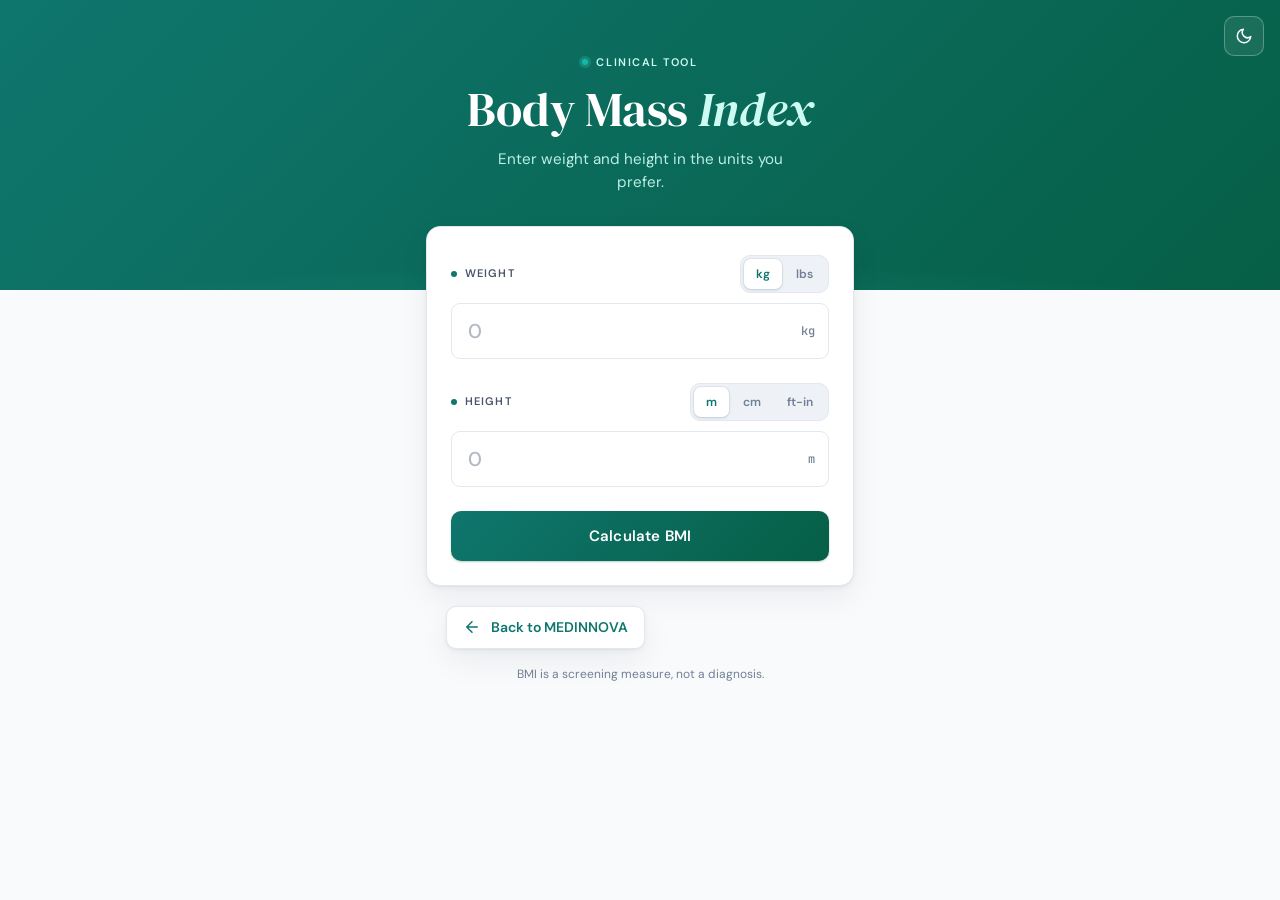
<file: APP/bmi.html>
<!DOCTYPE html>
<html lang="en">
<head>
<meta charset="UTF-8">
<meta name="viewport" content="width=device-width, initial-scale=1, viewport-fit=cover">
<title>BMI Calculator</title>
<meta name="description" content="BMI calculator">
<link href="https://fonts.googleapis.com/css2?family=DM+Sans:wght@400;500;600;700&family=DM+Serif+Display:ital@0;1&family=JetBrains+Mono:wght@500;600&display=swap" rel="stylesheet">

<link rel="stylesheet" href="back.css">
<style>
:root{
  --teal:#0F766E;--teal-b:#14B8A6;--mint:#CCFBF1;
  --t1:#0F1923;--t2:#1E2D3D;--t3:#4A5568;--t4:#718096;
  --border:#E2E8F0;--bg:#F8FAFC;--card:#FFFFFF;--result:#F0FDF9;--track:#EEF2F6;
  --gold:#D97706;--err:#EF4444;--ring:rgba(20,184,166,.28);
  --pill-gold-ink:#fff;
  --shadow:0 1px 2px rgba(15,25,35,.04),0 2px 6px rgba(15,25,35,.04),0 12px 32px rgba(15,25,35,.06);
  --serif:'DM Serif Display',Georgia,'Times New Roman',serif;
  --sans:'DM Sans',system-ui,-apple-system,'Segoe UI',sans-serif;
  --mono:'JetBrains Mono',ui-monospace,Menlo,Consolas,monospace;
  box-sizing:border-box;
  padding-top:env(safe-area-inset-top,0px);
  padding-bottom:env(safe-area-inset-bottom,0px);
}
@media (prefers-color-scheme:dark){
  :root:not([data-theme="light"]){
    --teal:#14B8A6;--teal-b:#2DD4BF;--t1:#E2E8F0;--t2:#CBD5E1;--t3:#CBD5E1;--t4:#64748B;
    --border:#1E3A4A;--bg:#020C14;--card:#0C1E2E;--result:#0A2232;--track:#071722;
    --gold:#FBBF24;--err:#F87171;--ring:rgba(45,212,191,.3);--pill-gold-ink:#0F1923;
    --shadow:0 1px 2px rgba(0,0,0,.4),0 12px 32px rgba(0,0,0,.35);
  }
}
:root[data-theme="dark"]{
  --teal:#14B8A6;--teal-b:#2DD4BF;--t1:#E2E8F0;--t2:#CBD5E1;--t3:#CBD5E1;--t4:#64748B;
  --border:#1E3A4A;--bg:#020C14;--card:#0C1E2E;--result:#0A2232;--track:#071722;
  --gold:#FBBF24;--err:#F87171;--ring:rgba(45,212,191,.3);--pill-gold-ink:#0F1923;
  --shadow:0 1px 2px rgba(0,0,0,.4),0 12px 32px rgba(0,0,0,.35);
}
*,*::before,*::after{box-sizing:border-box;-webkit-tap-highlight-color:transparent}
html{height:100%;scroll-padding-top:env(safe-area-inset-top,0px)}
body{margin:0;min-height:100%;background:var(--bg);color:var(--t1);font-family:var(--sans);font-size:16px;line-height:1.5;-webkit-font-smoothing:antialiased;transition:background .3s,color .3s}

/* Hero */
.hero{position:relative;background:linear-gradient(135deg,#0F766E 0%,#065F46 100%);color:#fff;text-align:center;padding:48px 20px 96px;overflow:hidden}
.hero::after{content:"";position:absolute;inset:auto -10% -60% -10%;height:70%;background:radial-gradient(ellipse at center,rgba(45,212,191,.22),transparent 70%);pointer-events:none}
.kicker{position:relative;display:inline-flex;align-items:center;gap:8px;font-size:11px;font-weight:600;letter-spacing:.14em;text-transform:uppercase;color:var(--mint);margin-bottom:14px}
.kicker i{width:6px;height:6px;border-radius:50%;background:var(--teal-b);box-shadow:0 0 0 3px rgba(45,212,191,.25)}
.hero h1{position:relative;margin:0;font-family:var(--serif);font-weight:400;font-size:clamp(2.25rem,8vw,3rem);line-height:1.08;letter-spacing:-.005em}
.hero h1 em{font-style:italic;color:var(--mint)}
.hero p{position:relative;margin:12px auto 0;max-width:32ch;color:#CCFBF1;font-size:.95rem;opacity:.92}
.theme{position:absolute;z-index:1;top:16px;right:16px;width:40px;height:40px;display:grid;place-items:center;border-radius:10px;border:1px solid rgba(255,255,255,.28);background:rgba(255,255,255,.08);color:#fff;cursor:pointer;transition:background .2s}
.theme:hover{background:rgba(255,255,255,.18)}
.theme svg{width:18px;height:18px}

/* Card */
.wrap{position:relative;max-width:460px;margin:-64px auto 0;padding:0 16px 40px}
.app{background:var(--card);border:1px solid var(--border);border-radius:14px;padding:28px 24px 24px;box-shadow:var(--shadow);transition:background .3s,border-color .3s}
.field{margin-bottom:24px}
.field-header{display:flex;justify-content:space-between;align-items:center;gap:12px;margin-bottom:10px}
.field-label{display:inline-flex;align-items:center;gap:8px;font-size:11px;font-weight:600;color:var(--t3);text-transform:uppercase;letter-spacing:.1em}
.field-label i{width:6px;height:6px;border-radius:50%;background:var(--teal)}
.toggle{display:flex;background:var(--track);border:1px solid var(--border);border-radius:10px;padding:3px;gap:2px}
.toggle button{border:0;background:transparent;font:600 12px var(--sans);padding:6px 12px;min-height:30px;border-radius:7px;color:var(--t4);cursor:pointer;transition:background .2s,color .2s,box-shadow .2s}
.toggle button:hover{color:var(--t1)}
.toggle button.active{background:var(--card);color:var(--teal);box-shadow:0 1px 3px rgba(15,25,35,.14),0 0 0 1px var(--border)}

/* Inputs */
.input-wrap{position:relative}
.unit{position:absolute;right:14px;top:50%;transform:translateY(-50%);font:500 12px var(--mono);color:var(--t4);pointer-events:none}
input[type=number]{width:100%;border:1.5px solid var(--border);border-radius:9px;padding:14px 52px 14px 16px;font:600 20px var(--sans);color:var(--t1);background:var(--card);outline:none;transition:border-color .2s,box-shadow .2s;}
input[type=number]:hover{border-color:var(--t4)}
input[type=number]:focus{border-color:var(--teal);box-shadow:0 0 0 4px var(--ring)}
input[type=number].invalid{border-color:var(--err);box-shadow:0 0 0 4px rgba(239,68,68,.12)}
input::placeholder{color:var(--t4);opacity:.55;font-weight:500}
input[type=number]::-webkit-outer-spin-button,input[type=number]::-webkit-inner-spin-button{-webkit-appearance:none;margin:0}
.row2{display:grid;grid-template-columns:1fr 1fr;gap:10px}

/* Button */
button:focus-visible{outline:3px solid var(--ring);outline-offset:2px}
#calcBtn{width:100%;border:0;background:linear-gradient(135deg,#0F766E,#065F46);color:#fff;font:600 15px var(--sans);letter-spacing:.01em;padding:15px;min-height:50px;border-radius:10px;cursor:pointer;box-shadow:0 1px 2px rgba(6,95,70,.3);transition:transform .2s,box-shadow .25s,filter .2s}
#calcBtn:hover{box-shadow:0 8px 20px rgba(15,118,110,.3);filter:brightness(1.06);transform:translateY(-1px)}
#calcBtn:active{transform:translateY(0)}

/* Result */
.result{margin-top:24px;padding:28px 20px 22px;background:var(--result);border:1px solid var(--border);border-radius:14px;text-align:center;animation:rise .35s ease}
.result[hidden]{display:none}
@keyframes rise{from{opacity:0;transform:translateY(8px)}to{opacity:1;transform:none}}
.label{font-size:11px;font-weight:600;color:var(--t4);text-transform:uppercase;letter-spacing:.12em}
.bmi-value{font-family:var(--serif);font-size:clamp(3.5rem,16vw,4.5rem);line-height:1.05;margin-top:6px}
.bmi-category{display:inline-block;margin-top:10px;padding:5px 16px;border-radius:999px;font-size:12px;font-weight:600;letter-spacing:.04em}
.gauge{margin-top:30px;padding:0 6px}
.gauge-bar{height:8px;border-radius:4px;background:linear-gradient(to right,var(--gold) 0 25%,var(--teal) 25% 50%,var(--gold) 50% 75%,var(--err) 75% 100%);position:relative}
.gauge-marker{position:absolute;top:50%;width:18px;height:18px;border-radius:50%;background:var(--card);border:3px solid var(--t1);transform:translate(-50%,-50%);box-shadow:0 2px 6px rgba(0,0,0,.25);transition:left .4s cubic-bezier(.4,0,.2,1)}
.gauge-ticks{position:relative;height:16px;margin-top:10px}
.gauge-ticks span{position:absolute;transform:translateX(-50%);font:500 10px var(--mono);color:var(--t4)}
.gauge-ticks span:first-child{transform:none}
.gauge-ticks span:last-child{transform:translateX(-100%)}
.healthy{margin:22px 0 0;padding-top:16px;border-top:1px solid var(--border);font-size:13px;color:var(--t3)}
.healthy b{font:600 13px var(--mono);color:var(--teal)}
.note{margin:16px 8px 0;text-align:center;font-size:12px;color:var(--t4)}
@media(prefers-reduced-motion:reduce){*{transition:none!important;animation:none!important}}
</style>
</head>
<body>
<header class="hero">
  <button class="theme" id="theme" aria-label="Toggle light and dark theme">
    <svg viewBox="0 0 24 24" fill="none" stroke="currentColor" stroke-width="2" stroke-linecap="round" stroke-linejoin="round"><path d="M21 12.8A9 9 0 1 1 11.2 3a7 7 0 0 0 9.8 9.8z"/></svg>
  </button>
  <div class="kicker"><i></i>Clinical tool</div>
  <h1>Body Mass <em>Index</em></h1>
  <p>Enter weight and height in the units you prefer.</p>
</header>

<div class="wrap">
  <main class="app">
    <div class="field">
      <div class="field-header">
        <span class="field-label"><i></i>Weight</span>
        <div class="toggle" id="weightToggle">
          <button type="button" class="active" data-unit="kg">kg</button>
          <button type="button" data-unit="lbs">lbs</button>
        </div>
      </div>
      <div class="input-wrap">
        <input type="number" id="weightInput" inputmode="decimal" placeholder="0" aria-label="Weight">
        <span class="unit" id="weightUnitLbl">kg</span>
      </div>
    </div>

    <div class="field">
      <div class="field-header">
        <span class="field-label"><i></i>Height</span>
        <div class="toggle" id="heightToggle">
          <button type="button" class="active" data-unit="m">m</button>
          <button type="button" data-unit="cm">cm</button>
          <button type="button" data-unit="ftin">ft-in</button>
        </div>
      </div>
      <div class="input-wrap" id="heightWrap">
        <input type="number" id="heightInput" inputmode="decimal" placeholder="0" aria-label="Height">
        <span class="unit" id="heightUnitLbl">m</span>
      </div>
      <div class="row2" id="ftinRow" style="display:none;">
        <div class="input-wrap"><input type="number" id="feetInput" inputmode="decimal" placeholder="0" aria-label="Feet"><span class="unit">ft</span></div>
        <div class="input-wrap"><input type="number" id="inchInput" inputmode="decimal" placeholder="0" aria-label="Inches"><span class="unit">in</span></div>
      </div>
    </div>

    <button id="calcBtn" type="button">Calculate BMI</button>

    <div class="result" id="result" hidden aria-live="polite">
      <div class="label">Your BMI</div>
      <div class="bmi-value" id="bmiValue">0</div>
      <div class="bmi-category" id="bmiCategory">-</div>
      <div class="gauge">
        <div class="gauge-bar"><div class="gauge-marker" id="gaugeMarker" style="left:0%"></div></div>
        <div class="gauge-ticks">
          <span style="left:0">15</span><span style="left:25%">18.5</span><span style="left:50%">25</span><span style="left:75%">30</span><span style="left:100%">40</span>
        </div>
      </div>
      <p class="healthy" id="healthy"></p>
    </div>
  </main>

<div class="back-wrapper">
  <div class="back-button" id="medinnova-back" role="button"
       tabindex="0" aria-label="Go back">
    <svg viewBox="0 0 24 24" aria-hidden="true">
      <path d="M19 12H5M12 19l-7-7 7-7"/>
    </svg>
    <span>Back to MEDINNOVA</span>
  </div>
</div>

  <p class="note">BMI is a screening measure, not a diagnosis.</p>
</div>
<script src="back.js"></script>

<script>
  const $=id=>document.getElementById(id);
  const weightToggle=$('weightToggle'),heightToggle=$('heightToggle'),weightInput=$('weightInput'),heightInput=$('heightInput'),
  heightWrap=$('heightWrap'),ftinRow=$('ftinRow'),feetInput=$('feetInput'),inchInput=$('inchInput'),calcBtn=$('calcBtn'),
  result=$('result'),bmiValueEl=$('bmiValue'),bmiCategoryEl=$('bmiCategory'),gaugeMarker=$('gaugeMarker'),healthy=$('healthy');
  let weightUnit='kg',heightUnit='m';

  function setActive(t,u){[...t.children].forEach(b=>b.classList.toggle('active',b.dataset.unit===u))}
  weightToggle.addEventListener('click',e=>{const b=e.target.closest('button');if(!b)return;weightUnit=b.dataset.unit;setActive(weightToggle,weightUnit);$('weightUnitLbl').textContent=weightUnit});
  heightToggle.addEventListener('click',e=>{
    const b=e.target.closest('button');if(!b)return;
    heightUnit=b.dataset.unit;setActive(heightToggle,heightUnit);
    heightWrap.style.display=heightUnit==='ftin'?'none':'block';
    ftinRow.style.display=heightUnit==='ftin'?'grid':'none';
    $('heightUnitLbl').textContent=heightUnit;
  });
  [weightInput,heightInput,feetInput,inchInput].forEach(i=>{
    i.addEventListener('input',()=>i.classList.remove('invalid'));
    i.addEventListener('keydown',e=>{if(e.key==='Enter')calcBtn.click()});
  });

  function getWeightKg(){const v=parseFloat(weightInput.value);if(isNaN(v)||v<=0)return null;return weightUnit==='kg'?v:v*0.45359237}
  function getHeightM(){
    if(heightUnit==='m'){const v=parseFloat(heightInput.value);return(isNaN(v)||v<=0)?null:v}
    if(heightUnit==='cm'){const v=parseFloat(heightInput.value);return(isNaN(v)||v<=0)?null:v/100}
    const ft=parseFloat(feetInput.value)||0,inch=parseFloat(inchInput.value)||0;
    if(ft<=0&&inch<=0)return null;
    return(ft*12+inch)*0.0254;
  }
  function categoryOf(bmi){
    if(bmi<18.5)return{label:'Underweight',color:'var(--gold)',ink:'var(--pill-gold-ink)',pct:(bmi/18.5)*25};
    if(bmi<25)return{label:'Normal',color:'var(--teal)',ink:'#fff',pct:25+((bmi-18.5)/6.5)*25};
    if(bmi<30)return{label:'Overweight',color:'var(--gold)',ink:'var(--pill-gold-ink)',pct:50+((bmi-25)/5)*25};
    return{label:'Obese',color:'var(--err)',ink:'#fff',pct:75+Math.min(((bmi-30)/10)*25,25)};
  }
  calcBtn.addEventListener('click',()=>{
    const wKg=getWeightKg(),hM=getHeightM();
    weightInput.classList.toggle('invalid',wKg===null);
    if(heightUnit==='ftin'){feetInput.classList.toggle('invalid',hM===null);inchInput.classList.toggle('invalid',hM===null)}
    else heightInput.classList.toggle('invalid',hM===null);
    if(wKg===null||hM===null)return;
    const bmi=wKg/(hM*hM),cat=categoryOf(bmi);
    bmiValueEl.textContent=bmi.toFixed(1);
    bmiValueEl.style.color=cat.color;
    bmiCategoryEl.textContent=cat.label;
    bmiCategoryEl.style.background=cat.color;
    bmiCategoryEl.style.color=cat.ink;
    gaugeMarker.style.left=Math.min(Math.max(cat.pct,0),100)+'%';
    const f=weightUnit==='kg'?1:1/0.45359237;
    healthy.innerHTML='Healthy range at your height: <b>'+(18.5*hM*hM*f).toFixed(1)+'–'+(24.9*hM*hM*f).toFixed(1)+' '+weightUnit+'</b>';
    result.hidden=false;
  });

  (function(){
    const r=document.documentElement,b=$('theme');
    const dark=()=>{const t=r.getAttribute('data-theme');return t?t==='dark':matchMedia('(prefers-color-scheme: dark)').matches};
    b.addEventListener('click',()=>r.setAttribute('data-theme',dark()?'light':'dark'));
  })();


</script>
</body>
</html>
</file>
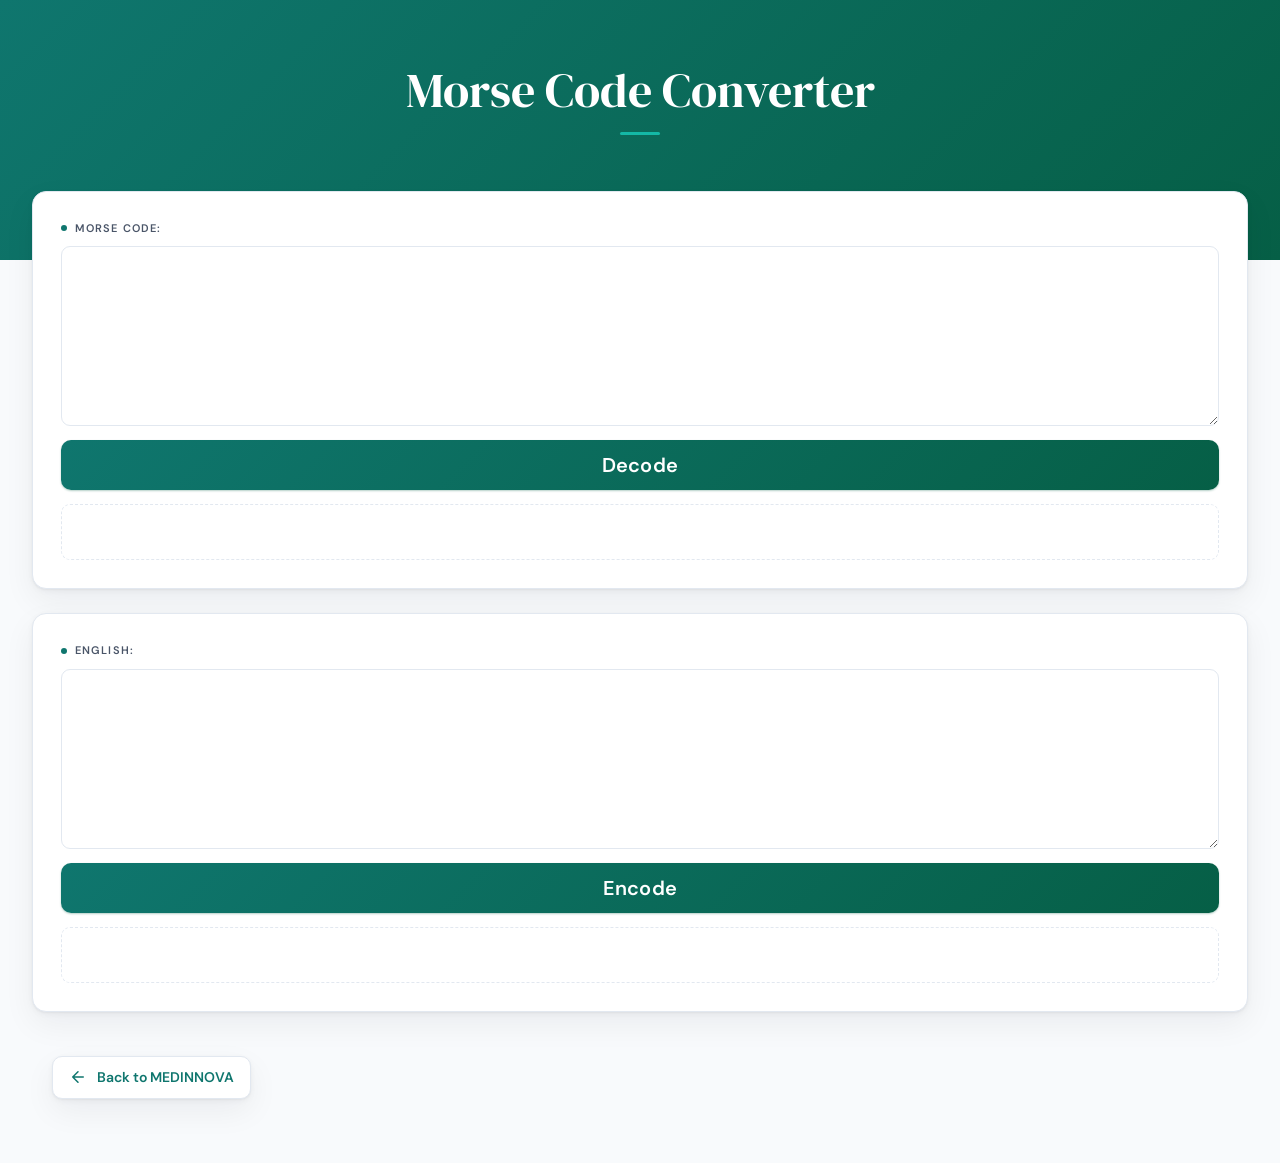
<file: APP/morse.html>
<!DOCTYPE html>
<html>

<head>
    <title>Morse Code Converter</title>
    <link rel="stylesheet" href="https://cdnjs.cloudflare.com/ajax/libs/font-awesome/6.6.0/css/all.min.css" integrity="sha512-Kc323vGBEqzTmouAECnVceyQqyqdsSiqLQISBL29aUW4U/M7pSPA/gEUZQqv1cwx4OnYxTxve5UMg5GT6L4JJg==" crossorigin="anonymous" referrerpolicy="no-referrer" />
   <link rel="stylesheet" href="back.css">
   <style>
@import url('https://fonts.googleapis.com/css2?family=DM+Sans:wght@400;500;600;700&family=DM+Serif+Display:ital@0;1&family=JetBrains+Mono:wght@500;600&display=swap');

/* ============ Tokens ============ */
:root{
    --teal:#0F766E; --teal-b:#14B8A6; --mint:#CCFBF1;
    --t1:#0F1923; --t3:#4A5568; --t4:#718096;
    --border:#E2E8F0; --bg:#F8FAFC; --card:#FFFFFF; --result:#F0FDF9; --field:#FFFFFF;
    --ring:rgba(20,184,166,.28);
    --shadow:0 1px 2px rgba(15,25,35,.04), 0 2px 6px rgba(15,25,35,.04), 0 12px 32px rgba(15,25,35,.06);
    --serif:'DM Serif Display', Georgia, 'Times New Roman', serif;
    --sans:'DM Sans', system-ui, -apple-system, 'Segoe UI', sans-serif;
    --mono:'JetBrains Mono', ui-monospace, Menlo, Consolas, monospace;

    --gutter:16px;        /* page side padding */
    --pad:16px;           /* card padding */
    --gap:16px;           /* space between cards */
    --overlap:36px;       /* how far the first card overlaps the hero */
    --band:230px;         /* height of the gradient band */
}
@media (prefers-color-scheme: dark){
    :root{
        --teal:#14B8A6; --teal-b:#2DD4BF;
        --t1:#E2E8F0; --t3:#CBD5E1; --t4:#64748B;
        --border:#1E3A4A; --bg:#020C14; --card:#0C1E2E; --result:#0A2232; --field:#071722;
        --ring:rgba(45,212,191,.3);
        --shadow:0 1px 2px rgba(0,0,0,.4), 0 12px 32px rgba(0,0,0,.35);
    }
}

/* ============ Base (mobile first) ============ */
*, *::before, *::after{ box-sizing:border-box; margin:0; -webkit-tap-highlight-color:transparent; }

html{
    -webkit-text-size-adjust:100%;
    text-size-adjust:100%;
    background:var(--bg) linear-gradient(135deg, #0F766E 0%, #065F46 100%) top / 100% var(--band) no-repeat;
    min-height:100%;
}

body{
    font-family:var(--sans);
    font-size:20px;
    line-height:1.5;
    color:var(--t1);
    min-height:100vh;
    width:95%;
    max-width:none;
    margin-inline:auto;
    padding:
        env(safe-area-inset-top, 0px)
        0
        calc(40px + env(safe-area-inset-bottom, 0px))
        0;
    display:grid;
    grid-template-columns:minmax(0, 1fr);
    gap:var(--gap);
    align-content:start;
    -webkit-font-smoothing:antialiased;
}

h1{
    grid-column:1 / -1;
    font-family:var(--serif);
    font-weight:400;
    font-size:clamp(1.75rem, 1.2rem + 3.5vw, 3rem);
    line-height:1.12;
    text-align:center;
    color:#fff;
    padding:clamp(32px, 8vw, 64px) 0 clamp(52px, 10vw, 76px);
    overflow-wrap:anywhere;
}
h1::after{
    content:"";
    display:block;
    width:40px;
    height:3px;
    border-radius:2px;
    background:var(--teal-b);
    margin:14px auto 0;
}

br{ display:none; }

/* ============ Cards ============ */
form{
    min-width:0;
    background:var(--card);
    border:1px solid var(--border);
    border-radius:14px;
    padding:var(--pad);
    box-shadow:var(--shadow);
    transition:background .3s, border-color .3s;
}
#decode-form{ margin-top:calc(var(--overlap) * -1); }

label{
    display:flex;
    align-items:center;
    gap:8px;
    margin-bottom:10px;
    font-size:11px;
    font-weight:600;
    color:var(--t3);
    text-transform:uppercase;
    letter-spacing:.1em;
}
label::before{
    content:"";
    flex:none;
    width:6px;
    height:6px;
    border-radius:50%;
    background:var(--teal);
}

textarea{
    display:block;
    width:100%;
    min-height:120px;
    padding:14px;
    font-family:var(--mono);
    font-size:20px;              /* prevents iOS focus-zoom */
    line-height:1.6;
    color:var(--t1);
    background:var(--field);
    border:1.5px solid var(--border);
    border-radius:9px;
    outline:none;
    resize:vertical;
    transition:border-color .2s, box-shadow .2s;
}
textarea:focus{ border-color:var(--teal); box-shadow:0 0 0 4px var(--ring); }

button[type="submit"]{
    display:block;
    width:100%;
    min-height:50px;
    margin-top:14px;
    padding:12px 20px;
    border:0;
    border-radius:10px;
    background:linear-gradient(135deg, #0F766E, #065F46);
    color:#fff;
    font-family:var(--sans);
    font-size:20px;
    font-weight:600;
    letter-spacing:.01em;
    cursor:pointer;
    touch-action:manipulation;
    box-shadow:0 1px 2px rgba(6,95,70,.3);
    transition:transform .2s, box-shadow .25s, filter .2s;
}
button[type="submit"]:active{ transform:scale(.99); filter:brightness(.95); }
button:focus-visible{ outline:3px solid var(--ring); outline-offset:2px; }

#english-output, #morse_code-output{
    margin-top:14px;
    min-height:56px;
    padding:14px;
    font-family:var(--mono);
    font-size:clamp(14px, 3.8vw, 16px);
    font-weight:500;
    line-height:1.7;
    letter-spacing:.04em;
    color:var(--t1);
    background:var(--result);
    border:1px solid var(--border);
    border-left:3px solid var(--teal);
    border-radius:9px;
    overflow-wrap:anywhere;
    animation:rise .3s ease;
}
#english-output:empty, #morse_code-output:empty{
    background:transparent;
    border:1px dashed var(--border);
    animation:none;
}
@keyframes rise{ from{ opacity:0; transform:translateY(6px); } to{ opacity:1; transform:none; } }

#void{ grid-column:1 / -1; min-width:0; display:block; }
#void .back-wrapper{ max-width:100%; }
footer{ min-height:24px; }

/* Hover only for real pointers (no sticky hover on touch) */
@media (hover:hover){
    textarea:hover{ border-color:var(--t4); }
    button[type="submit"]:hover{
        box-shadow:0 8px 20px rgba(15,118,110,.3);
        filter:brightness(1.06);
        transform:translateY(-1px);
    }
}

/* ============ Small phones ============ */
@media (max-width:360px){
    :root{ --gutter:12px; --pad:14px; }
    label{ letter-spacing:.06em; }
}

/* ============ Tablet (≥ 640px) ============ */
@media (min-width:640px){
    :root{ --gutter:24px; --pad:24px; --gap:20px; --overlap:44px; --band:260px; }
    textarea{ min-height:140px; }
}

/* ============ Desktop (≥ 960px) ============ */
@media (min-width:960px){
    :root{ --pad:28px; --gap:24px; }
    textarea{ min-height:180px; }
}

/* ============ Short landscape phones ============ */
@media (max-height:480px) and (orientation:landscape){
    :root{ --band:170px; --overlap:28px; }
    h1{ padding:20px 0 44px; }
    h1::after{ margin-top:8px; }
}

@media (prefers-reduced-motion: reduce){
    *{ transition:none !important; animation:none !important; }
}
   </style>
</head>

<body>
    <h1>Morse Code Converter</h1>
    <form id="decode-form">
        <label for="morse_code">Morse Code:</label>
        <textarea id="morse_code" name="morse_code"></textarea>
        <br>
        <button type="submit">Decode</button>
        <div id="english-output"></div>
    </form>
    <br>
    <br>
    <br>
    <form id="encode-form">
        <label for="english">English:</label>
        <textarea id="english" name="english"></textarea>
        <br>
        <button type="submit">Encode</button>
        <div id="morse_code-output"></div>
    </form>
    <div id = "void">
    
        <div class="back-wrapper">
  <div class="back-button" id="medinnova-back" role="button"
       tabindex="0" aria-label="Go back">
    <svg viewBox="0 0 24 24" aria-hidden="true">
      <path d="M19 12H5M12 19l-7-7 7-7"/>
    </svg>
    <span>Back to MEDINNOVA</span>
  </div>
</div>
   
    <footer>

    </footer>
<script src="back.js"></script>
    <script >
        const morseCodeMapping = {
    'A': '.-', 'B': '-...', 'C': '-.-.', 'D': '-..', 'E': '.', 'F': '..-.', 
    'G': '--.', 'H': '....', 'I': '..', 'J': '.---', 'K': '-.-', 'L': '.-..', 
    'M': '--', 'N': '-.', 'O': '---', 'P': '.--.', 'Q': '--.-', 'R': '.-.', 
    'S': '...', 'T': '-', 'U': '..-', 'V': '...-', 'W': '.--', 'X': '-..-', 
    'Y': '-.--', 'Z': '--..',
    '0': '-----', '1': '.----', '2': '..---', '3': '...--', '4': '....-', 
    '5': '.....', '6': '-....', '7': '--...', '8': '---..', '9': '----.',
    ' ': '/'
};

function morseToEnglish(morseCode) {
    let english = '';
    let words = morseCode.split(' / ');
    for (let word of words) {
        let letters = word.split(' ');
        for (let letter of letters) {
            for (let key in morseCodeMapping) {
                if (morseCodeMapping[key] === letter) {
                    english += key;
                }
            }
        }
        english += ' ';
    }
    return english.trim();
}

function englishToMorse(english) {
    let morseCode = '';
    let words = english.toUpperCase().split(' ');
    for (let word of words) {
        for (let letter of word) {
            if (morseCodeMapping[letter]) {
                morseCode += morseCodeMapping[letter] + ' ';
            }
        }
        morseCode += '/ ';
    }
    return morseCode.trim();
}

document.addEventListener('DOMContentLoaded', function() {
    const decodeForm = document.getElementById('decode-form');
    const encodeForm = document.getElementById('encode-form');

    decodeForm.addEventListener('submit', function(event) {
        event.preventDefault();
        const morseCode = document.getElementById('morse_code').value;
        const english = morseToEnglish(morseCode);
        document.getElementById('english-output').innerHTML = english;
    });

    encodeForm.addEventListener('submit', function(event) {
        event.preventDefault();
        const english = document.getElementById('english').value;
        const morseCode = englishToMorse(english);
        document.getElementById('morse_code-output').innerHTML = morseCode;
    });
});
    </script>
</body>

</html>
</file>
<file: APP/back.css>
.back-wrapper {
  width: 100%;
  max-width: 1040px;
  margin: 0 auto;
  padding: 20px 20px 0;
}

.back-button {
  display: inline-flex;
  align-items: center;
  gap: 10px;
  padding: 10px 16px;
  border: 1px solid var(--border, #E2E8F0);
  border-radius: 10px;
  background: var(--card, #FFFFFF);
  color: var(--teal, #0F766E);
  box-shadow: var(--shadow, 0 1px 2px rgba(15,25,35,.04));
  font-family: var(--sans, 'DM Sans', sans-serif);
  font-size: 14px;
  font-weight: 600;
  cursor: pointer;
  width: fit-content;
  transition: background .2s, border-color .2s,
              transform .2s, box-shadow .2s;
}

.back-button svg {
  width: 18px;
  height: 18px;
  fill: none;
  stroke: currentColor;
  stroke-width: 2;
  stroke-linecap: round;
  stroke-linejoin: round;
  flex-shrink: 0;
}

.back-button:hover {
  background: var(--result, #F0FDF9);
  border-color: var(--teal, #0F766E);
  box-shadow: var(--shadow-h, 0 4px 12px rgba(15,118,110,.12));
  transform: translateX(-2px);
}

.back-button:focus-visible {
  outline: 3px solid var(--teal-b, #14B8A6);
  outline-offset: 3px;
}

.back-button:active {
  transform: translateX(-1px) scale(.98);
}

@media (prefers-reduced-motion: reduce) {
  .back-button {
    transition: none;
  }
}
</file>
